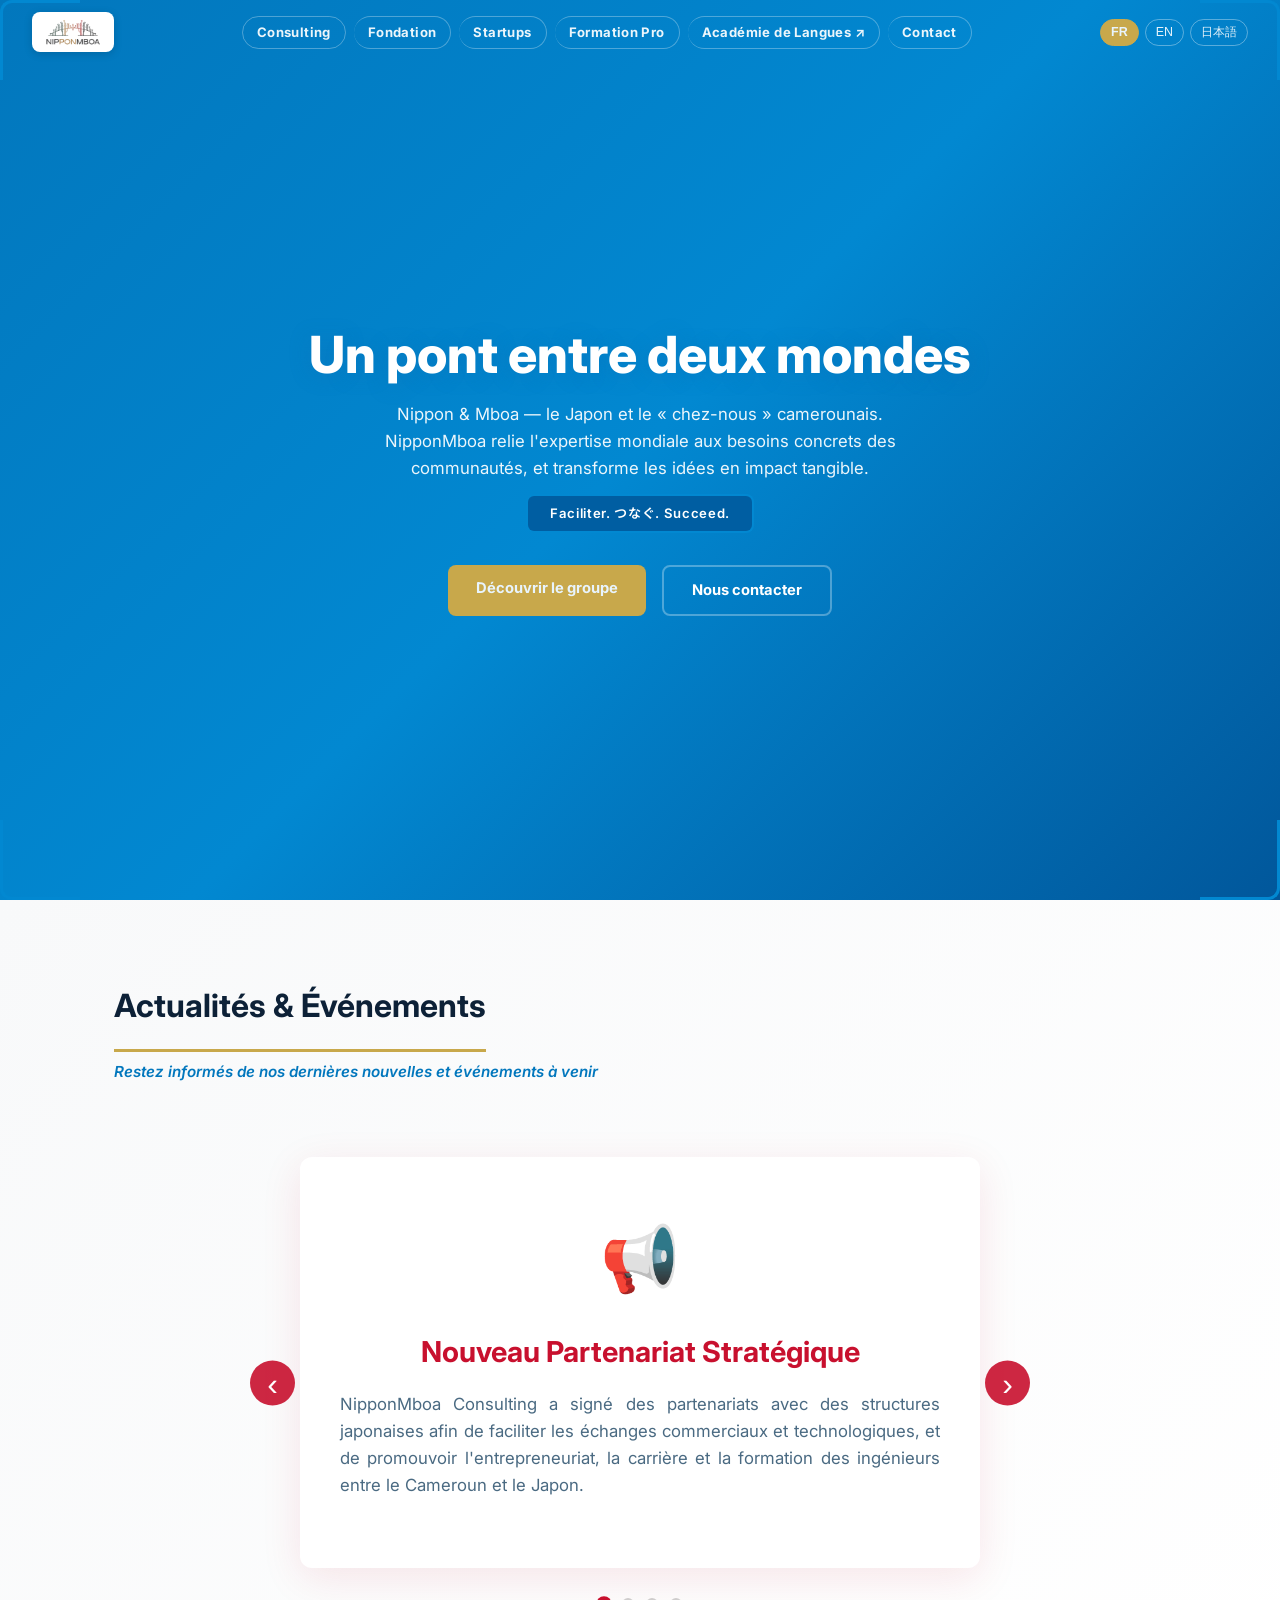
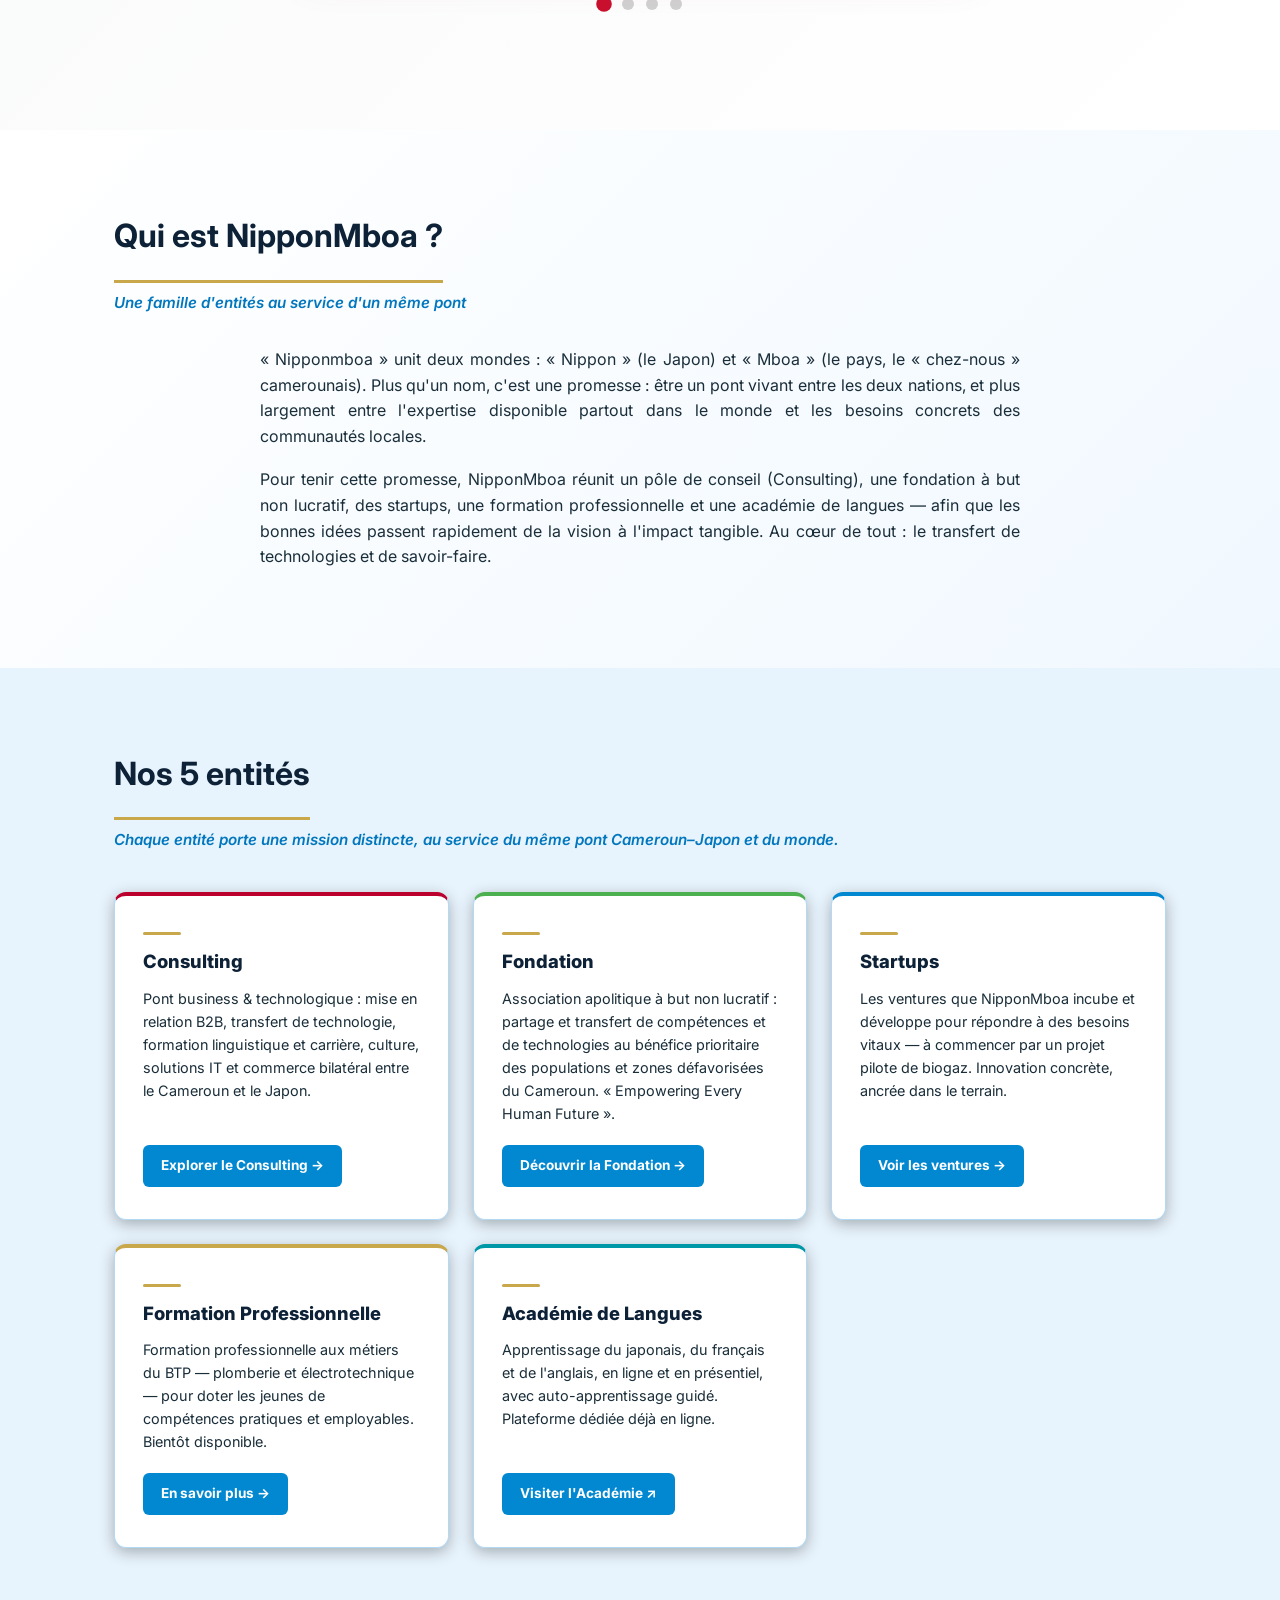
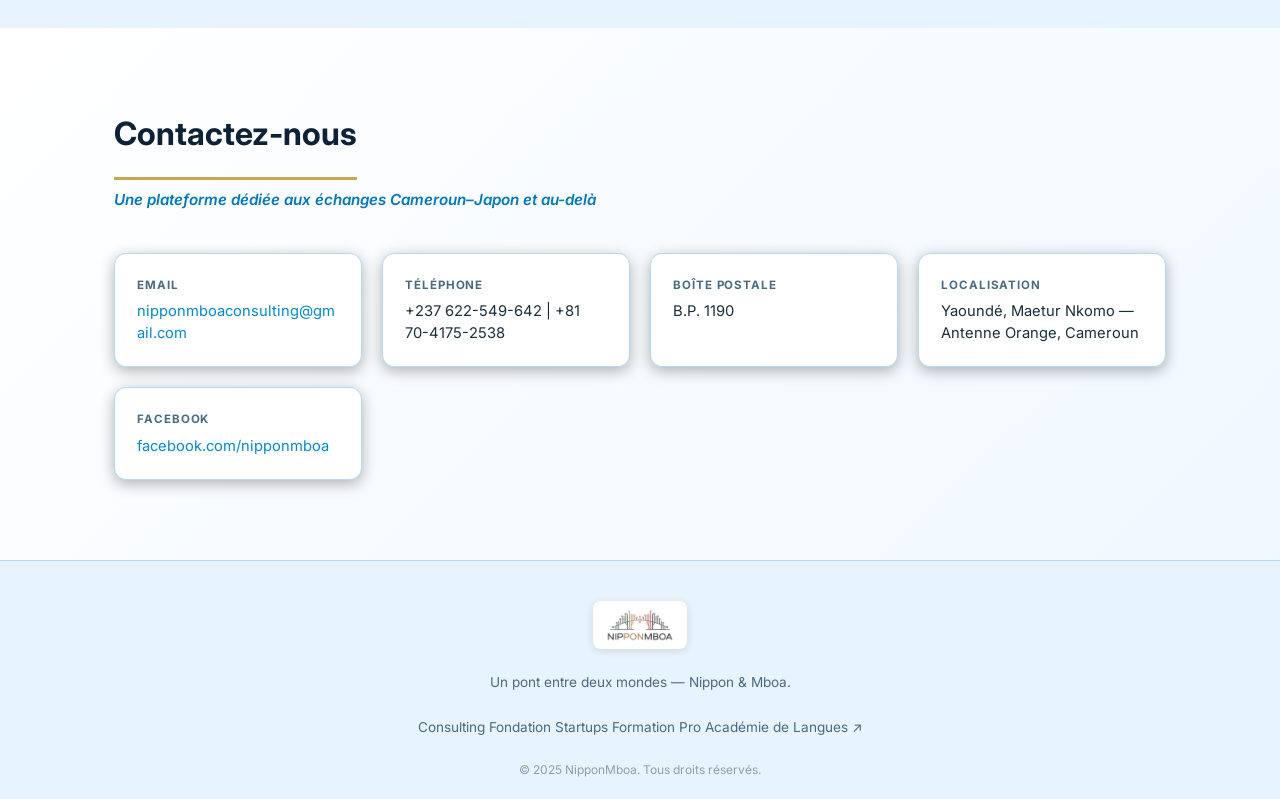
<file: index.html>
<!DOCTYPE html>
<html lang="fr">
<head>
  <meta charset="UTF-8" />
  <meta name="viewport" content="width=device-width, initial-scale=1.0" />
  <title>NipponMboa — Un pont entre deux mondes</title>
  <meta name="description" content="NipponMboa relie le Japon et le Cameroun : Consulting, Fondation, Startups, Formation professionnelle et Académie de langues." />
  <link rel="stylesheet" href="style.css" />
  <link href="https://fonts.googleapis.com/css2?family=Noto+Sans+JP:wght@300;400;700&family=Inter:wght@300;400;600;700;800&display=swap" rel="stylesheet" />

  <!-- Meta Pixel Code -->
  <script>
  !function(f,b,e,v,n,t,s)
  {if(f.fbq)return;n=f.fbq=function(){n.callMethod?
  n.callMethod.apply(n,arguments):n.queue.push(arguments)};
  if(!f._fbq)f._fbq=n;n.push=n;n.loaded=!0;n.version='2.0';
  n.queue=[];t=b.createElement(e);t.async=!0;
  t.src=v;s=b.getElementsByTagName(e)[0];
  s.parentNode.insertBefore(t,s)}(window, document,'script',
  'https://connect.facebook.net/en_US/fbevents.js');
  fbq('init', '3660402574116403');
  fbq('track', 'PageView');
  </script>
  <noscript><img height="1" width="1" style="display:none"
  src="https://www.facebook.com/tr?id=3660402574116403&ev=PageView&noscript=1"
  /></noscript>
  <!-- End Meta Pixel Code -->
</head>
<body>

  <!-- NAVBAR -->
  <nav class="navbar">
    <div class="nav-brand">
      <a href="#" onclick="groupNavigateToPage(''); return false;"><img src="NipponMboa-Logo.png" alt="NipponMboa" class="brand-logo" /></a>
    </div>
    <div class="nav-links">
      <a href="#" onclick="groupNavigateToPage('consulting'); return false;" data-i18n="nav_consulting"></a>
      <a href="#" onclick="groupNavigateToPage('foundation'); return false;" data-i18n="nav_foundation"></a>
      <a href="#" onclick="groupNavigateToPage('startup'); return false;" data-i18n="nav_startup"></a>
      <a href="#" onclick="groupNavigateToPage('training'); return false;" data-i18n="nav_training"></a>
      <a href="https://languageacademy.nipponmboa.com" target="_blank" rel="noopener noreferrer" data-i18n="nav_academy"></a>
      <a href="#contact" data-i18n="cta_contact"></a>
    </div>
    <div class="lang-switcher">
      <button class="lang-btn active" data-lang="fr">FR</button>
      <button class="lang-btn" data-lang="en">EN</button>
      <button class="lang-btn" data-lang="ja">日本語</button>
    </div>
    <button class="nav-toggle" aria-label="Menu">&#9776;</button>
  </nav>

  <!-- HERO -->
  <section class="hero">
    <div class="hero-corner-bl"></div>
    <div class="hero-corner-br"></div>
    <div class="hero-inner">
      <h1 data-i18n="hub_hero_title"></h1>
      <p class="hero-sub" data-i18n="hub_hero_sub"></p>
      <div class="hero-badge-wrap">
        <div class="hero-badge">
          <div class="hero-badge-inner" data-i18n="hub_hero_badge"></div>
        </div>
      </div>
      <div class="hero-cta">
        <a href="#entities" class="btn btn-primary" data-i18n="hub_hero_cta1"></a>
        <a href="#" onclick="groupOpenContactForm(); return false;" class="btn btn-outline" data-i18n="hub_hero_cta2"></a>
      </div>
    </div>
  </section>

  <!-- NEWS & EVENTS CAROUSEL -->
  <section class="section news-events-section">
    <div class="container">
      <span class="section-title-underline">
        <h2 class="section-title" data-i18n="news_title"></h2>
      </span>
      <p class="section-subtitle" data-i18n="news_subtitle"></p>

      <div class="carousel-container">
        <div class="carousel-wrapper">
          <div class="carousel-slide active" data-slide="1">
            <div class="slide-content">
              <div class="slide-icon">📢</div>
              <h3 data-i18n="news_1_title"></h3>
              <p data-i18n="news_1_desc"></p>
            </div>
          </div>

          <div class="carousel-slide" data-slide="2">
            <div class="slide-content">
              <div class="slide-icon">🎓</div>
              <h3 data-i18n="news_2_title"></h3>
              <p data-i18n="news_2_desc"></p>
              <div class="slide-flyer">
                <img src="Online_japanese_training_up.png" alt="Online Japanese Training" class="flyer-image">
              </div>
            </div>
          </div>

          <div class="carousel-slide" data-slide="3">
            <div class="slide-content">
              <div class="slide-icon">💼</div>
              <h3 data-i18n="news_3_title"></h3>
              <p data-i18n="news_3_desc"></p>
              <div class="slide-flyer">
                <img src="NipponMboa Bilingual Business Flyer.png" alt="NipponMboa Business Seminar Flyer" class="flyer-image">
              </div>
            </div>
          </div>

          <div class="carousel-slide" data-slide="4">
            <div class="slide-content">
              <div class="slide-icon">📚</div>
              <h3 data-i18n="news_4_title"></h3>
              <p data-i18n="news_4_desc"></p>
              <div class="slide-flyer">
                <a href="https://languageacademy.nipponmboa.com" target="_blank" rel="noopener noreferrer">
                  <img src="Trilingual Japanese Learning Flyer Warm, Modern, Inviting.png" alt="NipponMboa Language Academy" class="flyer-image">
                </a>
              </div>
            </div>
          </div>
        </div>

        <button class="carousel-btn prev-btn" aria-label="Previous">‹</button>
        <button class="carousel-btn next-btn" aria-label="Next">›</button>

        <div class="carousel-dots">
          <span class="dot active" data-slide="1"></span>
          <span class="dot" data-slide="2"></span>
          <span class="dot" data-slide="3"></span>
          <span class="dot" data-slide="4"></span>
        </div>
      </div>
    </div>
  </section>

  <!-- BRAND STORY -->
  <section class="section section-alt" id="story">  <div class="container">
      <span class="section-title-underline">
        <h2 class="section-title" data-i18n="hub_story_title"></h2>
      </span>
      <p class="section-subtitle" data-i18n="hub_story_subtitle"></p>
      <div class="story-text">
        <p data-i18n="hub_story_p1"></p>
        <p data-i18n="hub_story_p2"></p>
      </div>
    </div>
  </section>

  <!-- ENTITIES -->
  <section class="section" id="entities">
    <div class="container">
      <span class="section-title-underline">
        <h2 class="section-title" data-i18n="hub_entities_title"></h2>
      </span>
      <p class="section-subtitle" data-i18n="hub_entities_subtitle"></p>
      <div class="entities-grid">
        <div class="entity-card">
          <h3 data-i18n="ent_consulting_title"></h3>
          <p data-i18n="ent_consulting_desc"></p>
          <a href="#" onclick="groupNavigateToPage('consulting'); return false;" class="entity-link" data-i18n="ent_consulting_link"></a>
        </div>
        <div class="entity-card">
          <h3 data-i18n="ent_foundation_title"></h3>
          <p data-i18n="ent_foundation_desc"></p>
          <a href="#" onclick="groupNavigateToPage('foundation'); return false;" class="entity-link" data-i18n="ent_foundation_link"></a>
        </div>
        <div class="entity-card">
          <h3 data-i18n="ent_startup_title"></h3>
          <p data-i18n="ent_startup_desc"></p>
          <a href="#" onclick="groupNavigateToPage('startup'); return false;" class="entity-link" data-i18n="ent_startup_link"></a>
        </div>
        <div class="entity-card">
          <h3 data-i18n="ent_training_title"></h3>
          <p data-i18n="ent_training_desc"></p>
          <a href="#" onclick="groupNavigateToPage('training'); return false;" class="entity-link" data-i18n="ent_training_link"></a>
        </div>
        <div class="entity-card">
          <h3 data-i18n="ent_academy_title"></h3>
          <p data-i18n="ent_academy_desc"></p>
          <a href="https://languageacademy.nipponmboa.com" target="_blank" rel="noopener noreferrer" class="entity-link" data-i18n="ent_academy_link"></a>
        </div>
      </div>
    </div>
  </section>

  <!-- CONTACT -->
  <section class="section section-alt" id="contact">
    <div class="container">
      <span class="section-title-underline">
        <h2 class="section-title" data-i18n="contact_title"></h2>
      </span>
      <p class="section-subtitle" data-i18n="contact_subtitle"></p>
      <div class="contact-block">
        <div class="contact-tile">
          <div class="c-label" data-i18n="contact_email_label"></div>
          <div class="c-value"><a href="mailto:nipponmboaconsulting@gmail.com">nipponmboaconsulting@gmail.com</a></div>
        </div>
        <div class="contact-tile">
          <div class="c-label" data-i18n="contact_phone_label"></div>
          <div class="c-value" data-i18n="contact_phone_value"></div>
        </div>
        <div class="contact-tile">
          <div class="c-label" data-i18n="contact_pobox_label"></div>
          <div class="c-value" data-i18n="contact_pobox_value"></div>
        </div>
        <div class="contact-tile">
          <div class="c-label" data-i18n="contact_location_label"></div>
          <div class="c-value" data-i18n="contact_location_value"></div>
        </div>
        <div class="contact-tile">
          <div class="c-label" data-i18n="contact_facebook_label"></div>
          <div class="c-value"><a href="https://www.facebook.com/nipponmboa/" target="_blank" rel="noopener noreferrer">facebook.com/nipponmboa</a></div>
        </div>
      </div>
    </div>
  </section>

  <!-- FOOTER -->
  <footer class="footer">
    <div class="container footer-inner">
      <div class="footer-brand">
        <a href="#" onclick="groupNavigateToPage(''); return false;"><img src="NipponMboa-Logo.png" alt="NipponMboa" class="footer-logo-img" /></a>
        <p data-i18n="footer_tagline"></p>
      </div>
      <div class="footer-links">
        <a href="#" onclick="groupNavigateToPage('consulting'); return false;" data-i18n="nav_consulting"></a>
        <a href="#" onclick="groupNavigateToPage('foundation'); return false;" data-i18n="nav_foundation"></a>
        <a href="#" onclick="groupNavigateToPage('startup'); return false;" data-i18n="nav_startup"></a>
        <a href="#" onclick="groupNavigateToPage('training'); return false;" data-i18n="nav_training"></a>
        <a href="https://languageacademy.nipponmboa.com" target="_blank" rel="noopener noreferrer" data-i18n="nav_academy"></a>
      </div>
      <p class="footer-copy" data-i18n="footer_copy"></p>
    </div>
  </footer>

  <script src="group.js"></script>
</body>
</html>
</file>
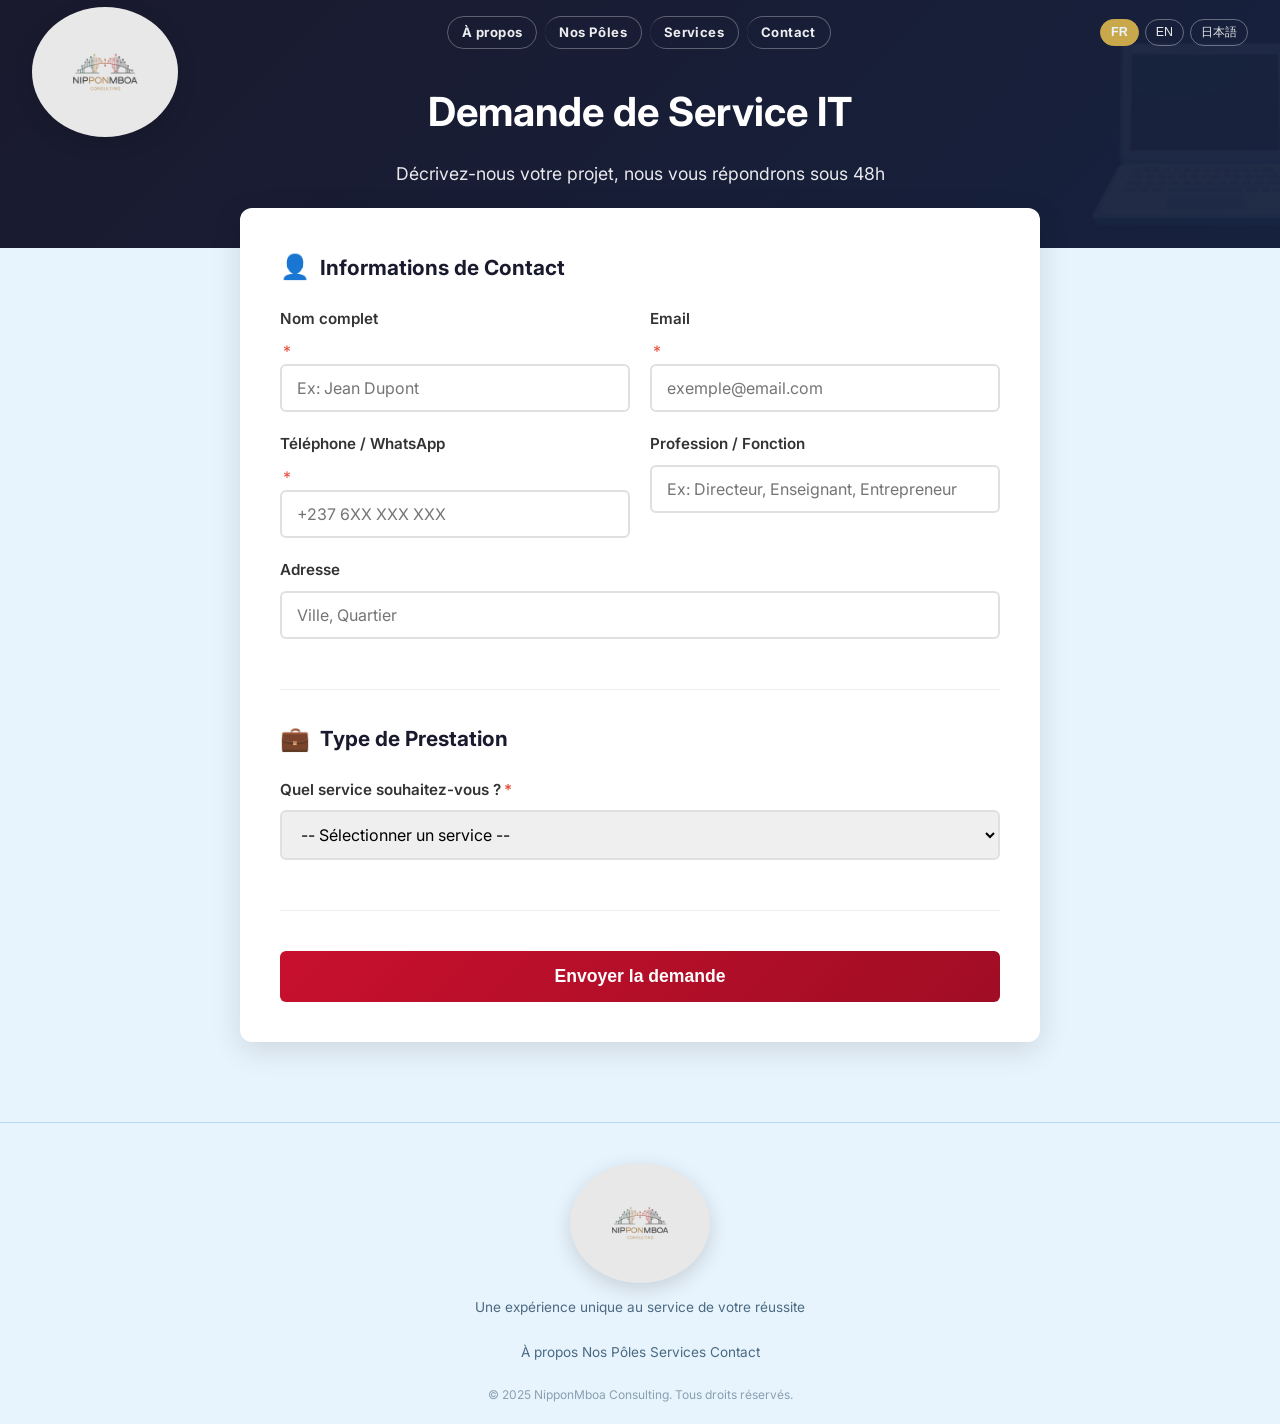
<file: bridge-it-form-v2.html>
<!DOCTYPE html>
<html lang="fr">
<head>
  <meta charset="UTF-8" />
  <meta name="viewport" content="width=device-width, initial-scale=1.0" />
  <title>Demande Bridge IT Solutions - NipponMboa Consulting</title>
  <link rel="stylesheet" href="style.css" />
  <link href="https://fonts.googleapis.com/css2?family=Noto+Sans+JP:wght@300;400;700&family=Inter:wght@300;400;600;700;800&display=swap" rel="stylesheet" />
  <style>
    .form-hero {
      background: linear-gradient(135deg, #1a1a2e 0%, #16213e 100%);
      color: #fff;
      padding: 80px 20px 60px;
      text-align: center;
      position: relative;
      overflow: hidden;
    }
    .form-hero::before {
      content: '💻';
      position: absolute;
      font-size: 200px;
      opacity: 0.05;
      right: -50px;
      top: -50px;
    }
    .form-hero h1 {
      font-size: 2.5rem;
      margin-bottom: 1rem;
      position: relative;
      z-index: 1;
    }
    .form-hero p {
      font-size: 1.1rem;
      opacity: 0.9;
      max-width: 600px;
      margin: 0 auto;
      position: relative;
      z-index: 1;
    }
    .form-container {
      max-width: 800px;
      margin: -40px auto 80px;
      background: #fff;
      border-radius: 12px;
      box-shadow: 0 8px 30px rgba(0,0,0,0.12);
      padding: 40px;
      position: relative;
      z-index: 2;
    }
    .form-section {
      margin-bottom: 30px;
      padding-bottom: 30px;
      border-bottom: 1px solid #eee;
    }
    .form-section:last-child {
      border-bottom: none;
    }
    .form-section.hidden {
      display: none;
    }
    .form-section-title {
      font-size: 1.3rem;
      font-weight: 700;
      color: #1a1a2e;
      margin-bottom: 20px;
      display: flex;
      align-items: center;
      gap: 10px;
    }
    .form-section-icon {
      font-size: 1.5rem;
    }
    .form-group {
      margin-bottom: 20px;
    }
    .form-group.hidden {
      display: none;
    }
    .form-group label {
      display: block;
      font-weight: 600;
      color: #333;
      margin-bottom: 8px;
      font-size: 0.95rem;
    }
    .form-group .required {
      color: #e74c3c;
      margin-left: 3px;
    }
    .form-group input,
    .form-group select,
    .form-group textarea {
      width: 100%;
      padding: 12px 15px;
      border: 2px solid #e0e0e0;
      border-radius: 6px;
      font-size: 1rem;
      font-family: inherit;
      transition: all 0.3s ease;
    }
    .form-group input:focus,
    .form-group select:focus,
    .form-group textarea:focus {
      outline: none;
      border-color: #c8102e;
      box-shadow: 0 0 0 3px rgba(200, 16, 46, 0.1);
    }
    .form-group textarea {
      resize: vertical;
      min-height: 120px;
    }
    .form-group-inline {
      display: grid;
      grid-template-columns: 1fr 1fr;
      gap: 20px;
    }
    .checkbox-group, .radio-group {
      display: flex;
      flex-direction: column;
      gap: 12px;
    }
    .checkbox-item, .radio-item {
      display: flex;
      align-items: flex-start;
      gap: 10px;
      padding: 10px;
      border: 2px solid #f0f0f0;
      border-radius: 6px;
      transition: all 0.2s ease;
      cursor: pointer;
    }
    .checkbox-item:hover, .radio-item:hover {
      border-color: #c8102e;
      background: #fff5f7;
    }
    .checkbox-item input[type="checkbox"],
    .radio-item input[type="radio"] {
      width: auto;
      margin-top: 3px;
      cursor: pointer;
      flex-shrink: 0;
    }
    .checkbox-item label,
    .radio-item label {
      margin: 0;
      font-weight: 400;
      cursor: pointer;
      flex: 1;
    }
    .form-hint {
      font-size: 0.85rem;
      color: #666;
      margin-top: 5px;
    }
    .submit-btn {
      background: linear-gradient(135deg, #c8102e 0%, #a00d24 100%);
      color: #fff;
      padding: 15px 40px;
      border: none;
      border-radius: 6px;
      font-size: 1.1rem;
      font-weight: 600;
      cursor: pointer;
      transition: all 0.3s ease;
      width: 100%;
      margin-top: 10px;
    }
    .submit-btn:hover {
      transform: translateY(-2px);
      box-shadow: 0 6px 20px rgba(200, 16, 46, 0.3);
    }
    .submit-btn:disabled {
      opacity: 0.6;
      cursor: not-allowed;
      transform: none;
    }
    .success-message,
    .error-message {
      padding: 15px;
      border-radius: 6px;
      margin-bottom: 20px;
      display: none;
    }
    .success-message {
      background: #d4edda;
      color: #155724;
      border: 1px solid #c3e6cb;
    }
    .error-message {
      background: #f8d7da;
      color: #721c24;
      border: 1px solid #f5c6cb;
    }
    .success-message.show,
    .error-message.show {
      display: block;
    }
    @media (max-width: 768px) {
      .form-hero h1 {
        font-size: 1.8rem;
      }
      .form-container {
        margin: -40px 20px 60px;
        padding: 30px 20px;
      }
      .form-group-inline {
        grid-template-columns: 1fr;
      }
    }
  </style>
</head>
<body>

  <!-- NAVBAR -->
  <nav class="navbar">
    <div class="nav-brand">
      <a href="index.html">
        <img src="NipponMboa-Consulting-Logo.jpeg" alt="NipponMboa Consulting" class="nav-logo" />
      </a>
    </div>
    <div class="nav-links">
      <a href="index.html#about">À propos</a>
      <a href="index.html#poles">Nos Pôles</a>
      <a href="index.html#services">Services</a>
      <a href="index.html#contact">Contact</a>
    </div>
    <div class="lang-switcher">
      <button class="lang-btn active" data-lang="fr">FR</button>
      <button class="lang-btn" data-lang="en">EN</button>
      <button class="lang-btn" data-lang="ja">日本語</button>
    </div>
    <button class="nav-toggle" aria-label="Menu">&#9776;</button>
  </nav>

  <!-- FORM HERO -->
  <section class="form-hero">
    <h1>Demande de Service IT</h1>
    <p>Décrivez-nous votre projet, nous vous répondrons sous 48h</p>
  </section>

  <!-- FORM CONTAINER -->
  <div class="form-container">
    <div class="success-message" id="successMessage">
      <strong>✓ Demande envoyée avec succès !</strong>
      <p>Nous vous contacterons dans les 48 heures.</p>
    </div>
    <div class="error-message" id="errorMessage">
      <strong>✗ Erreur</strong>
      <p>Une erreur s'est produite. Veuillez réessayer.</p>
    </div>

    <form id="bridgeItForm">
      <!-- SECTION 1: CONTACT INFORMATION -->
      <div class="form-section">
        <h2 class="form-section-title">
          <span class="form-section-icon">👤</span>
          <span data-i18n="contactSection">Informations de Contact</span>
        </h2>
        <div class="form-group-inline">
          <div class="form-group">
            <label data-i18n="fullName">Nom complet</label><span class="required">*</span>
            <input type="text" name="fullName" required data-i18n-placeholder="fullNamePlaceholder" />
          </div>
          <div class="form-group">
            <label data-i18n="email">Email</label><span class="required">*</span>
            <input type="email" name="email" required data-i18n-placeholder="emailPlaceholder" />
          </div>
        </div>
        <div class="form-group-inline">
          <div class="form-group">
            <label data-i18n="phone">Téléphone / WhatsApp</label><span class="required">*</span>
            <input type="tel" name="phone" required data-i18n-placeholder="phonePlaceholder" />
          </div>
          <div class="form-group">
            <label data-i18n="occupation">Profession / Fonction</label>
            <input type="text" name="occupation" data-i18n-placeholder="occupationPlaceholder" />
          </div>
        </div>
        <div class="form-group">
          <label data-i18n="address">Adresse</label>
          <input type="text" name="address" data-i18n-placeholder="addressPlaceholder" />
        </div>
      </div>

      <!-- SECTION 2: SERVICE TYPE -->
      <div class="form-section">
        <h2 class="form-section-title">
          <span class="form-section-icon">💼</span>
          <span>Type de Prestation</span>
        </h2>
        <div class="form-group">
          <label>Quel service souhaitez-vous ?<span class="required">*</span></label>
          <select name="serviceType" id="serviceType" required>
            <option value="">-- Sélectionner un service --</option>
            <option value="website">Création de Site Web</option>
            <option value="management">Plateforme de Gestion</option>
            <option value="ecommerce">Site E-commerce</option>
            <option value="cloud">Formation Cloud Computing</option>
            <option value="ai">Formation Intelligence Artificielle</option>
            <option value="training">Formation Inter/Intra Entreprise</option>
            <option value="other">Autre (préciser)</option>
          </select>
        </div>
        
        <!-- Show if "Other" is selected -->
        <div class="form-group hidden" id="serviceTypeOtherGroup">
          <label>Précisez votre besoin<span class="required">*</span></label>
          <input type="text" name="serviceTypeOther" placeholder="Décrivez le service que vous souhaitez" />
        </div>
      </div>

      <!-- SECTION 3: WEBSITE CREATION OPTIONS (shown if serviceType = "website") -->
      <div class="form-section hidden" id="websiteSection">
        <h2 class="form-section-title">
          <span class="form-section-icon">🌐</span>
          <span>Détails du Site Web</span>
        </h2>
        
        <!-- Structure Type -->
        <div class="form-group">
          <label>Pour quel type de structure ?<span class="required">*</span></label>
          <select name="structureType" id="structureType">
            <option value="">-- Sélectionner --</option>
            <option value="school">Établissement scolaire / Formation</option>
            <option value="association">Association / ONG</option>
            <option value="business">Entreprise / PME</option>
            <option value="commerce">Commerce / Service</option>
            <option value="religious">Église / Organisation religieuse</option>
            <option value="professional">Professionnel indépendant</option>
            <option value="hotel">Hôtel / Tourisme</option>
            <option value="health">Santé / Clinique</option>
            <option value="events">Événementiel</option>
            <option value="public">Institution publique</option>
            <option value="other">Autre</option>
          </select>
        </div>

        <!-- ASSOCIATION-SPECIFIC FIELDS -->
        <div id="associationFields" class="hidden">
          <!-- Type d'association -->
          <div class="form-group">
            <label>Type d'association<span class="required">*</span></label>
            <select name="associationType">
              <option value="">-- Sélectionner --</option>
              <option value="cultural">Association culturelle</option>
              <option value="sports">Association sportive</option>
              <option value="ngo">ONG / Humanitaire</option>
              <option value="youth">Association de jeunesse</option>
              <option value="parents">Association de parents d'élèves</option>
              <option value="professional">Association professionnelle / Réseau</option>
              <option value="cooperative">Coopérative</option>
              <option value="other">Autre (préciser)</option>
            </select>
          </div>

          <!-- Objectif principal -->
          <div class="form-group">
            <label>Objectif principal du site<span class="required">*</span></label>
            <div class="radio-group">
              <div class="radio-item">
                <input type="radio" name="siteObjective" value="showcase" id="obj_showcase" />
                <label for="obj_showcase">Présenter l'association et ses activités (vitrine)</label>
              </div>
              <div class="radio-item">
                <input type="radio" name="siteObjective" value="recruit" id="obj_recruit" />
                <label for="obj_recruit">Recruter de nouveaux membres</label>
              </div>
              <div class="radio-item">
                <input type="radio" name="siteObjective" value="donations" id="obj_donations" />
                <label for="obj_donations">Collecter des dons / cotisations en ligne</label>
              </div>
              <div class="radio-item">
                <input type="radio" name="siteObjective" value="news" id="obj_news" />
                <label for="obj_news">Publier des actualités et événements</label>
              </div>
              <div class="radio-item">
                <input type="radio" name="siteObjective" value="multiple" id="obj_multiple" />
                <label for="obj_multiple">Plusieurs de ces objectifs (site complet)</label>
              </div>
              <div class="radio-item">
                <input type="radio" name="siteObjective" value="other" id="obj_other" />
                <label for="obj_other">Autre</label>
              </div>
            </div>
          </div>

          <!-- Show if "Other" is selected for site objective -->
          <div class="form-group hidden" id="siteObjectiveOtherGroup">
            <label>Précisez l'objectif<span class="required">*</span></label>
            <input type="text" name="siteObjectiveOther" placeholder="Décrivez votre objectif principal" />
          </div>

          <!-- Fonctionnalités souhaitées -->
          <div class="form-group">
            <label>Fonctionnalités souhaitées</label>
            <p class="form-hint">Sélectionnez toutes les fonctionnalités que vous souhaitez</p>
            <div class="checkbox-group">
              <div class="checkbox-item">
                <input type="checkbox" name="features" value="presentation" id="feat_presentation" />
                <label for="feat_presentation">Page de présentation (mission, équipe, historique)</label>
              </div>
              <div class="checkbox-item">
                <input type="checkbox" name="features" value="calendar" id="feat_calendar" />
                <label for="feat_calendar">Calendrier d'événements / activités</label>
              </div>
              <div class="checkbox-item">
                <input type="checkbox" name="features" value="membership" id="feat_membership" />
                <label for="feat_membership">Formulaire d'adhésion en ligne</label>
              </div>
              <div class="checkbox-item">
                <input type="checkbox" name="features" value="payment" id="feat_payment" />
                <label for="feat_payment">Paiement de cotisations / dons (Mobile Money, carte)</label>
              </div>
              <div class="checkbox-item">
                <input type="checkbox" name="features" value="gallery" id="feat_gallery" />
                <label for="feat_gallery">Galerie photos / vidéos</label>
              </div>
              <div class="checkbox-item">
                <input type="checkbox" name="features" value="blog" id="feat_blog" />
                <label for="feat_blog">Blog / actualités</label>
              </div>
              <div class="checkbox-item">
                <input type="checkbox" name="features" value="members_area" id="feat_members" />
                <label for="feat_members">Espace membres (accès réservé)</label>
              </div>
              <div class="checkbox-item">
                <input type="checkbox" name="features" value="newsletter" id="feat_newsletter" />
                <label for="feat_newsletter">Newsletter / inscription à une liste de diffusion</label>
              </div>
              <div class="checkbox-item">
                <input type="checkbox" name="features" value="map" id="feat_map" />
                <label for="feat_map">Carte / localisation des antennes</label>
              </div>
              <div class="checkbox-item">
                <input type="checkbox" name="features" value="documents" id="feat_documents" />
                <label for="feat_documents">Téléchargement de documents (statuts, rapports, PV)</label>
              </div>
              <div class="checkbox-item">
                <input type="checkbox" name="features" value="social" id="feat_social" />
                <label for="feat_social">Liens vers les réseaux sociaux</label>
              </div>
            </div>
          </div>

          <!-- Langues du site -->
          <div class="form-group">
            <label>Langues du site<span class="required">*</span></label>
            <div class="checkbox-group">
              <div class="checkbox-item">
                <input type="checkbox" name="languages" value="french" id="lang_french" />
                <label for="lang_french">Français</label>
              </div>
              <div class="checkbox-item">
                <input type="checkbox" name="languages" value="english" id="lang_english" />
                <label for="lang_english">Anglais</label>
              </div>
              <div class="checkbox-item">
                <input type="checkbox" name="languages" value="japanese" id="lang_japanese" />
                <label for="lang_japanese">Japonais</label>
              </div>
              <div class="checkbox-item">
                <input type="checkbox" name="languages" value="other" id="lang_other" />
                <label for="lang_other">Autre (préciser)</label>
              </div>
            </div>
          </div>

          <!-- Show if "Other" is checked for languages -->
          <div class="form-group hidden" id="languagesOtherGroup">
            <label>Précisez la(les) langue(s)<span class="required">*</span></label>
            <input type="text" name="languagesOther" placeholder="Ex: Arabe, Chinois, Espagnol..." />
          </div>

          <!-- Délai souhaité -->
          <div class="form-group">
            <label>Délai souhaité<span class="required">*</span></label>
            <select name="deadline">
              <option value="">-- Sélectionner --</option>
              <option value="urgent">Urgent (moins de 2 semaines)</option>
              <option value="normal">Normal (1 à 2 mois)</option>
              <option value="flexible">Flexible / pas de contrainte</option>
            </select>
          </div>

          <!-- Commentaire libre -->
          <div class="form-group">
            <label>Décrivez brièvement votre association et vos attentes pour ce site</label>
            <textarea name="associationDescription" rows="5" placeholder="Exemple : Notre association existe depuis 2010 et vise à promouvoir la culture locale. Nous avons besoin d'un site pour présenter nos activités et recruter de nouveaux membres..."></textarea>
          </div>

          <!-- Gestion du contenu -->
          <div class="form-group">
            <label>Une fois le site en ligne, qui mettra à jour le contenu ?<span class="required">*</span></label>
            <div class="radio-group">
              <div class="radio-item">
                <input type="radio" name="contentManagement" value="self" id="cm_self" />
                <label for="cm_self">Moi-même ou un membre de mon équipe (Je veux un espace d'administration simple pour faire mes modifications sans toucher au code)</label>
              </div>
              <div class="radio-item">
                <input type="radio" name="contentManagement" value="nipponmboa" id="cm_nipponmboa" />
                <label for="cm_nipponmboa">Je confie la maintenance à NipponMboa (Je vous envoie les modifications par email/WhatsApp et vous les appliquez pour moi)</label>
              </div>
              <div class="radio-item">
                <input type="radio" name="contentManagement" value="static" id="cm_static" />
                <label for="cm_static">Le site n'aura pas besoin de mises à jour fréquentes (Le contenu restera essentiellement le même après la mise en ligne)</label>
              </div>
              <div class="radio-item">
                <input type="radio" name="contentManagement" value="advice" id="cm_advice" />
                <label for="cm_advice">Je ne sais pas encore, conseillez-moi</label>
              </div>
            </div>
          </div>
        </div>
      </div>

      <!-- SECTION 4: MANAGEMENT PLATFORM (shown if serviceType = "management") -->
      <div class="form-section hidden" id="managementSection">
        <h2 class="form-section-title">
          <span class="form-section-icon">⚙️</span>
          <span>Détails Plateforme de Gestion</span>
        </h2>
        
        <div class="form-group">
          <label>Quel type de gestion souhaitez-vous ?<span class="required">*</span></label>
          <div class="checkbox-group">
            <div class="checkbox-item">
              <input type="checkbox" name="managementType" value="clients" id="mgmt_clients" />
              <label for="mgmt_clients">Gestion des clients (CRM)</label>
            </div>
            <div class="checkbox-item">
              <input type="checkbox" name="managementType" value="inventory" id="mgmt_inventory" />
              <label for="mgmt_inventory">Gestion des stocks</label>
            </div>
            <div class="checkbox-item">
              <input type="checkbox" name="managementType" value="hr" id="mgmt_hr" />
              <label for="mgmt_hr">Gestion des ressources humaines</label>
            </div>
            <div class="checkbox-item">
              <input type="checkbox" name="managementType" value="finance" id="mgmt_finance" />
              <label for="mgmt_finance">Gestion financière / Comptabilité</label>
            </div>
            <div class="checkbox-item">
              <input type="checkbox" name="managementType" value="project" id="mgmt_project" />
              <label for="mgmt_project">Gestion de projets</label>
            </div>
            <div class="checkbox-item">
              <input type="checkbox" name="managementType" value="other" id="mgmt_other" />
              <label for="mgmt_other">Autre (préciser ci-dessous)</label>
            </div>
          </div>
        </div>

        <div class="form-group">
          <label>Nombre d'utilisateurs prévus<span class="required">*</span></label>
          <select name="userCount">
            <option value="">-- Sélectionner --</option>
            <option value="1-5">1-5 utilisateurs</option>
            <option value="6-20">6-20 utilisateurs</option>
            <option value="21-50">21-50 utilisateurs</option>
            <option value="50+">Plus de 50 utilisateurs</option>
          </select>
        </div>

        <div class="form-group">
          <label>Décrivez vos besoins spécifiques<span class="required">*</span></label>
          <textarea name="managementDescription" rows="5" placeholder="Exemple : Nous avons besoin d'un système pour suivre nos clients, gérer les devis et factures..."></textarea>
        </div>
      </div>

      <!-- SECTION 5: E-COMMERCE (shown if serviceType = "ecommerce") -->
      <div class="form-section hidden" id="ecommerceSection">
        <h2 class="form-section-title">
          <span class="form-section-icon">🛒</span>
          <span>Détails E-commerce</span>
        </h2>
        
        <div class="form-group">
          <label>Type de produits à vendre<span class="required">*</span></label>
          <select name="productType">
            <option value="">-- Sélectionner --</option>
            <option value="physical">Produits physiques</option>
            <option value="digital">Produits numériques</option>
            <option value="services">Services</option>
            <option value="mixed">Mixte (physique + numérique/services)</option>
          </select>
        </div>

        <div class="form-group">
          <label>Nombre approximatif de produits<span class="required">*</span></label>
          <select name="productCount">
            <option value="">-- Sélectionner --</option>
            <option value="1-20">1-20 produits</option>
            <option value="21-100">21-100 produits</option>
            <option value="101-500">101-500 produits</option>
            <option value="500+">Plus de 500 produits</option>
          </select>
        </div>

        <div class="form-group">
          <label>Modes de paiement souhaités<span class="required">*</span></label>
          <div class="checkbox-group">
            <div class="checkbox-item">
              <input type="checkbox" name="paymentMethods" value="mobile_money" id="pay_mobile" />
              <label for="pay_mobile">Mobile Money (MTN, Orange, etc.)</label>
            </div>
            <div class="checkbox-item">
              <input type="checkbox" name="paymentMethods" value="card" id="pay_card" />
              <label for="pay_card">Carte bancaire</label>
            </div>
            <div class="checkbox-item">
              <input type="checkbox" name="paymentMethods" value="paypal" id="pay_paypal" />
              <label for="pay_paypal">PayPal</label>
            </div>
            <div class="checkbox-item">
              <input type="checkbox" name="paymentMethods" value="bank_transfer" id="pay_bank" />
              <label for="pay_bank">Virement bancaire</label>
            </div>
            <div class="checkbox-item">
              <input type="checkbox" name="paymentMethods" value="cash" id="pay_cash" />
              <label for="pay_cash">Paiement à la livraison</label>
            </div>
          </div>
        </div>

        <div class="form-group">
          <label>Zone de livraison<span class="required">*</span></label>
          <select name="deliveryZone">
            <option value="">-- Sélectionner --</option>
            <option value="local">Local (ville/région)</option>
            <option value="national">National</option>
            <option value="regional">Régional (CEMAC)</option>
            <option value="international">International</option>
          </select>
        </div>

        <div class="form-group">
          <label>Besoins additionnels</label>
          <textarea name="ecommerceDescription" rows="4" placeholder="Exemple : Besoin d'un système de gestion des stocks intégré, programme de fidélité..."></textarea>
        </div>
      </div>

      <!-- SECTION 6: TRAINING (shown if serviceType = "cloud", "ai", or "training") -->
      <div class="form-section hidden" id="trainingSection">
        <h2 class="form-section-title">
          <span class="form-section-icon">📚</span>
          <span>Détails Formation</span>
        </h2>
        
        <div class="form-group">
          <label>Nombre de participants<span class="required">*</span></label>
          <select name="participantCount">
            <option value="">-- Sélectionner --</option>
            <option value="1-5">1-5 personnes</option>
            <option value="6-10">6-10 personnes</option>
            <option value="11-20">11-20 personnes</option>
            <option value="20+">Plus de 20 personnes</option>
          </select>
        </div>

        <div class="form-group">
          <label>Type de formation<span class="required">*</span></label>
          <div class="radio-group">
            <div class="radio-item">
              <input type="radio" name="trainingType" value="in_person" id="train_person" />
              <label for="train_person">En présentiel</label>
            </div>
            <div class="radio-item">
              <input type="radio" name="trainingType" value="online" id="train_online" />
              <label for="train_online">En ligne</label>
            </div>
            <div class="radio-item">
              <input type="radio" name="trainingType" value="hybrid" id="train_hybrid" />
              <label for="train_hybrid">Hybride (présentiel + en ligne)</label>
            </div>
          </div>
        </div>

        <div class="form-group">
          <label>Niveau des participants<span class="required">*</span></label>
          <select name="participantLevel">
            <option value="">-- Sélectionner --</option>
            <option value="beginner">Débutant</option>
            <option value="intermediate">Intermédiaire</option>
            <option value="advanced">Avancé</option>
            <option value="mixed">Niveaux mixtes</option>
          </select>
        </div>

        <div class="form-group">
          <label>Objectifs de la formation<span class="required">*</span></label>
          <textarea name="trainingObjectives" rows="4" placeholder="Exemple : Nos employés doivent apprendre à utiliser AWS pour héberger nos applications..."></textarea>
        </div>

        <div class="form-group">
          <label>Durée souhaitée</label>
          <select name="trainingDuration">
            <option value="">-- Sélectionner --</option>
            <option value="1-day">1 jour</option>
            <option value="2-3-days">2-3 jours</option>
            <option value="1-week">1 semaine</option>
            <option value="2-weeks">2 semaines</option>
            <option value="1-month">1 mois</option>
            <option value="custom">Durée personnalisée</option>
          </select>
        </div>
      </div>

      <button type="submit" class="submit-btn" id="submitBtn">Envoyer la demande</button>
    </form>
  </div>

  <!-- FOOTER -->
  <footer class="footer">
    <div class="container footer-inner">
      <div class="footer-brand">
        <img src="NipponMboa-Consulting-Logo.jpeg" alt="NipponMboa Consulting" class="footer-logo" />
        <p>Une expérience unique au service de votre réussite</p>
      </div>
      <div class="footer-links">
        <a href="index.html#about">À propos</a>
        <a href="index.html#poles">Nos Pôles</a>
        <a href="index.html#services">Services</a>
        <a href="index.html#contact">Contact</a>
      </div>
      <p class="footer-copy">© 2025 NipponMboa Consulting. Tous droits réservés.</p>
    </div>
  </footer>

  <script src="bridge-it-form-v2.js"></script>
</body>
</html>
</file>
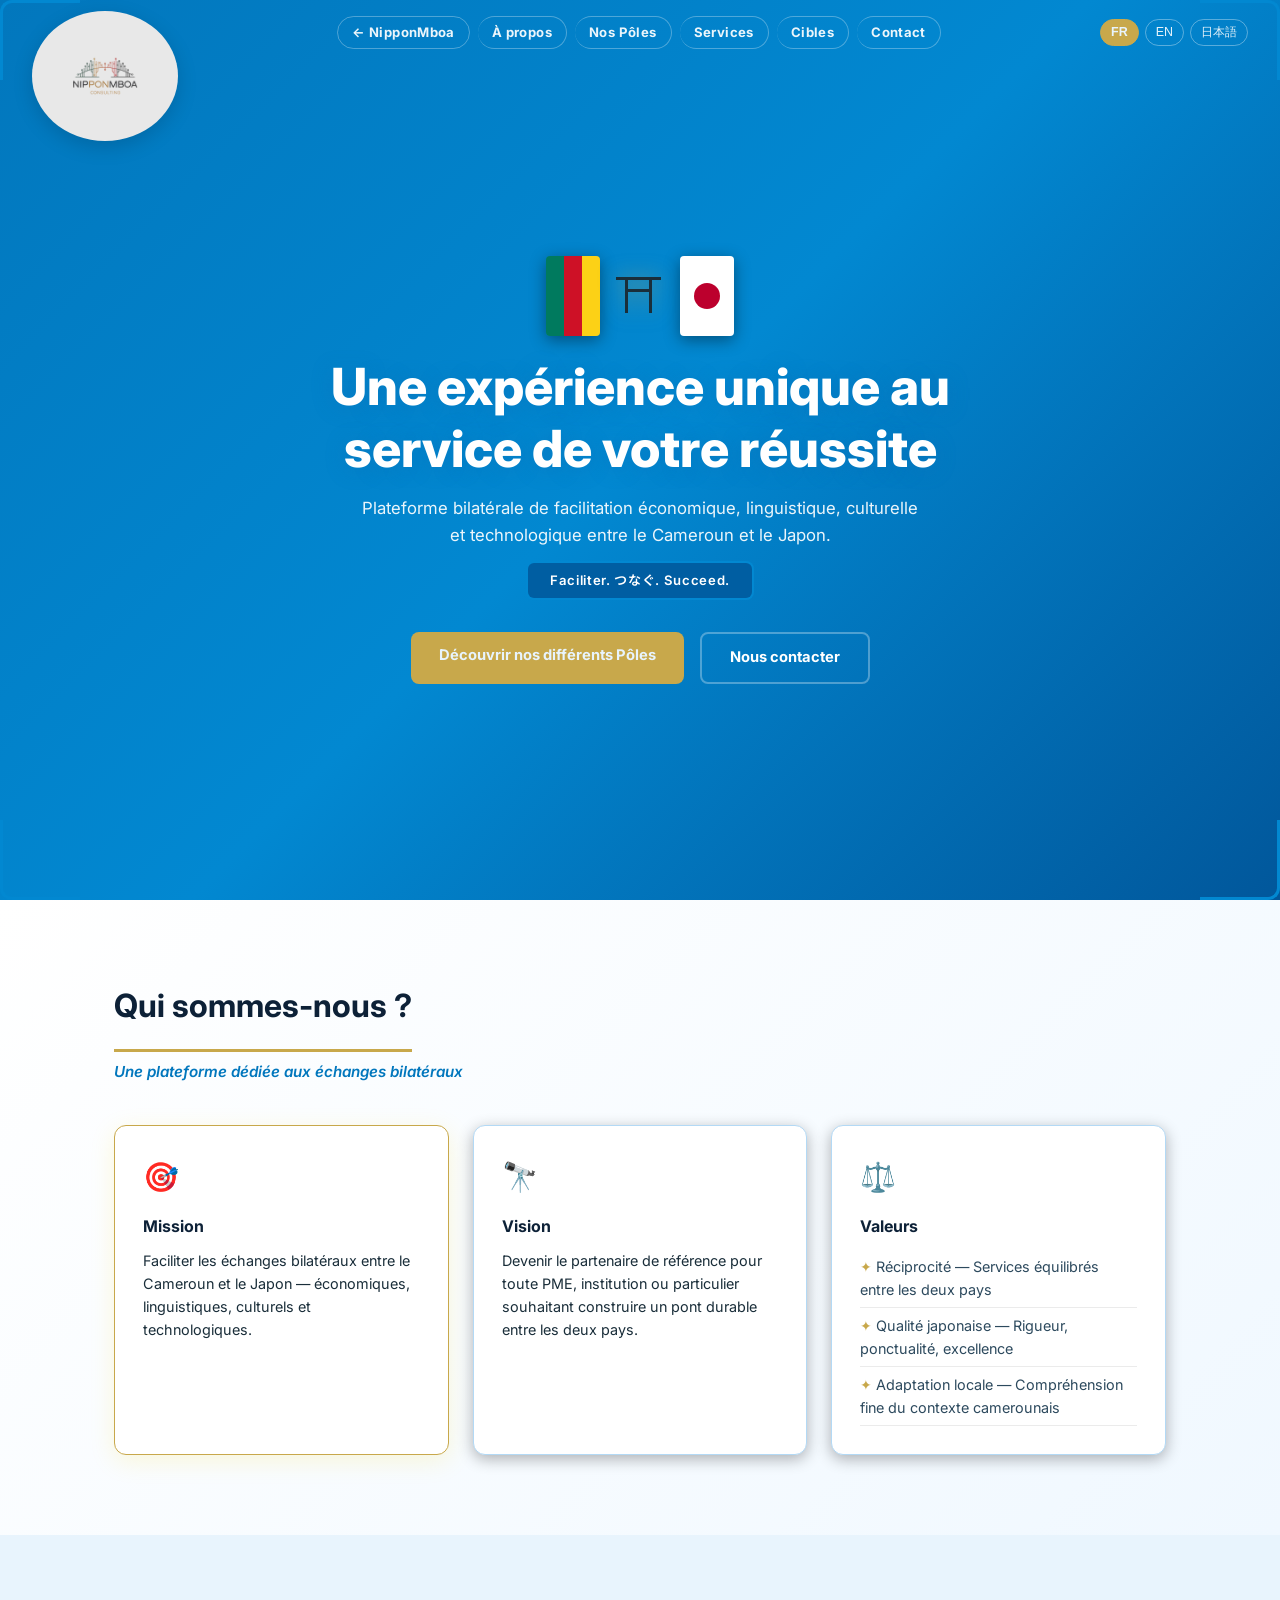
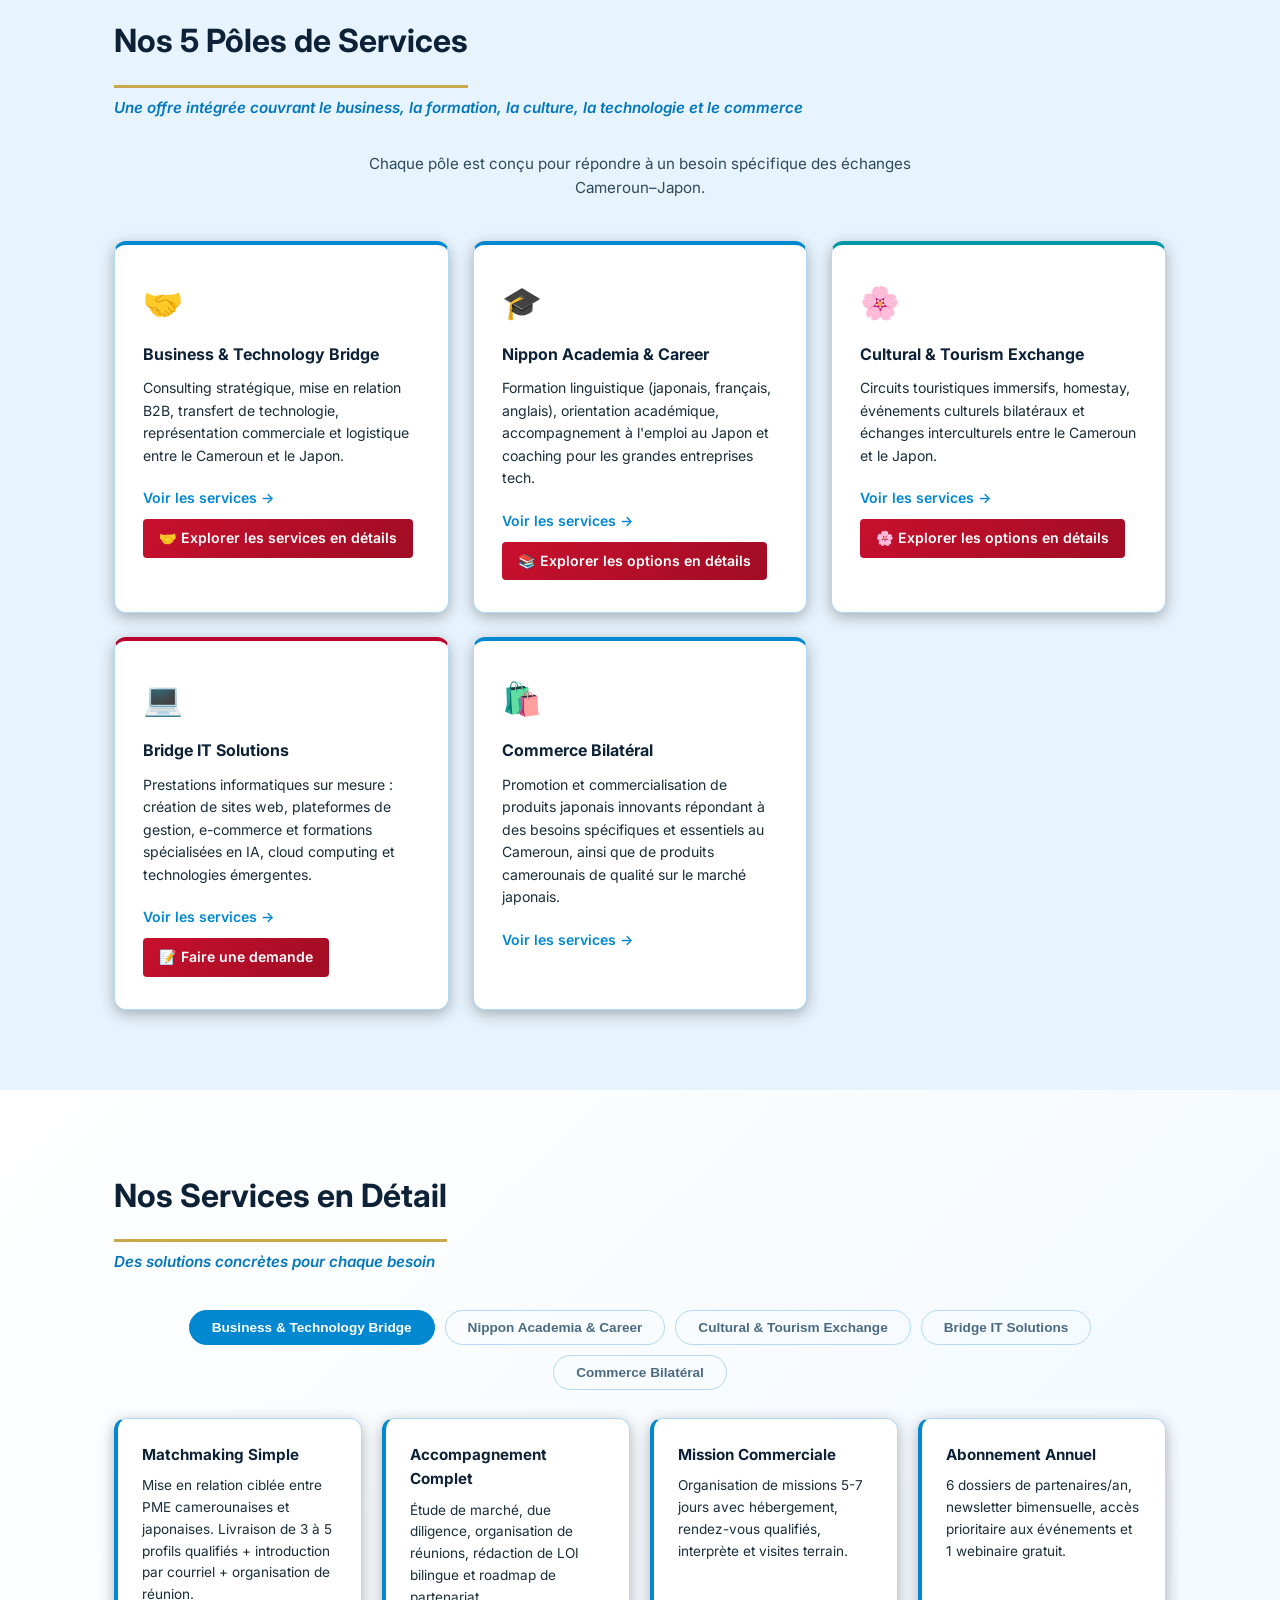
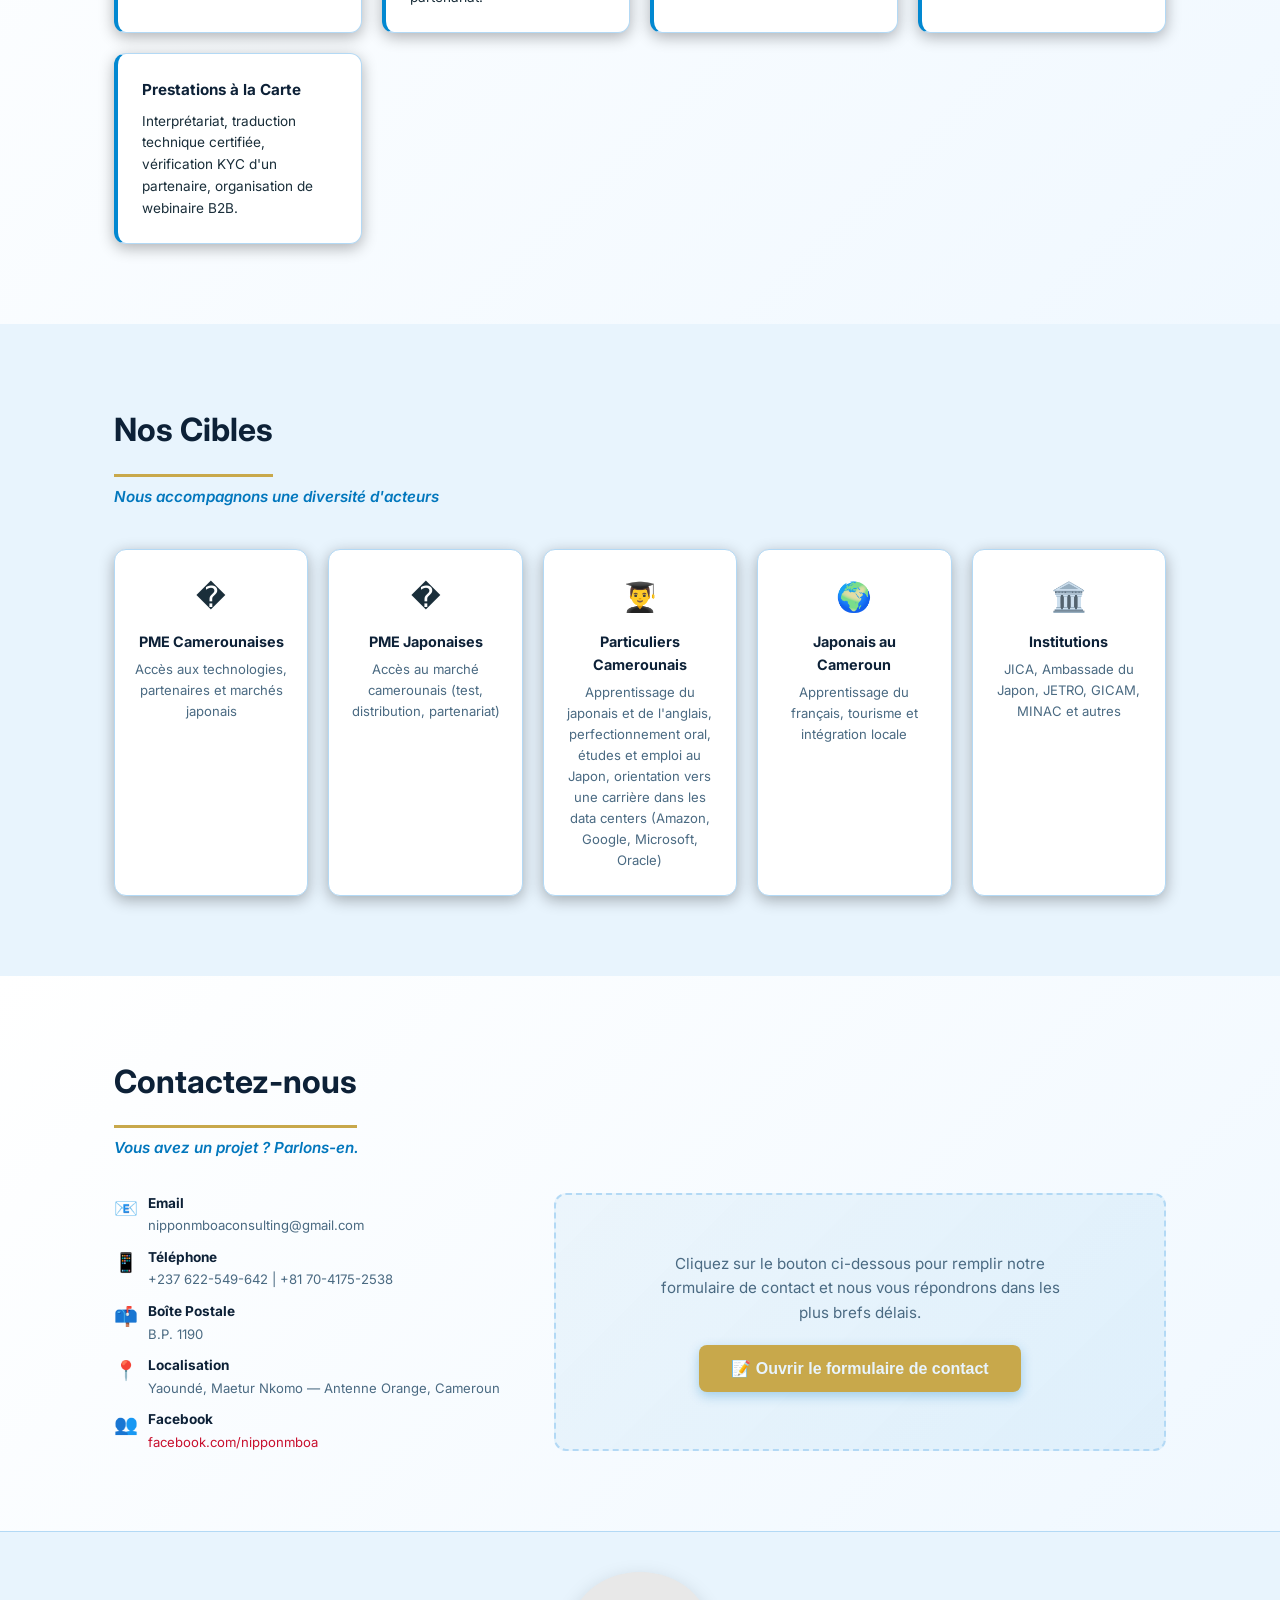
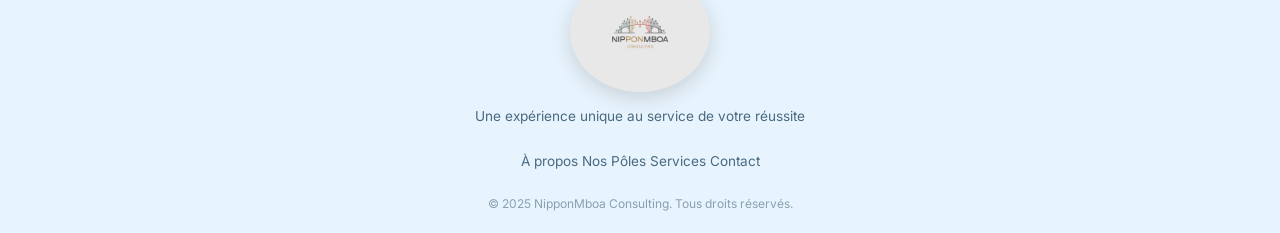
<file: consulting.html>
<!DOCTYPE html>
<html lang="fr">
<head>
  <meta charset="UTF-8" />
  <meta name="viewport" content="width=device-width, initial-scale=1.0" />
  <title>NipponMboa Consulting — Business &amp; Technology Bridge</title>
  <link rel="stylesheet" href="style.css" />
  <link href="https://fonts.googleapis.com/css2?family=Noto+Sans+JP:wght@300;400;700&family=Inter:wght@300;400;600;700;800&display=swap" rel="stylesheet" />
  
  <!-- Meta Pixel Code -->
  <script>
  !function(f,b,e,v,n,t,s)
  {if(f.fbq)return;n=f.fbq=function(){n.callMethod?
  n.callMethod.apply(n,arguments):n.queue.push(arguments)};
  if(!f._fbq)f._fbq=n;n.push=n;n.loaded=!0;n.version='2.0';
  n.queue=[];t=b.createElement(e);t.async=!0;
  t.src=v;s=b.getElementsByTagName(e)[0];
  s.parentNode.insertBefore(t,s)}(window, document,'script',
  'https://connect.facebook.net/en_US/fbevents.js');
  fbq('init', '3660402574116403');
  fbq('track', 'PageView');
  </script>
  <noscript><img height="1" width="1" style="display:none"
  src="https://www.facebook.com/tr?id=3660402574116403&ev=PageView&noscript=1"
  /></noscript>
  <!-- End Meta Pixel Code -->
</head>
<body>

  <!-- NAVBAR -->
  <nav class="navbar">
    <div class="nav-brand">
      <img src="NipponMboa-Consulting-Logo.jpeg" alt="NipponMboa Consulting" class="nav-logo" />
    </div>
    <div class="nav-links">
      <a href="#" onclick="navigateToGroup(); return false;" data-i18n="nav_group">← NipponMboa</a>
      <a href="#about"    data-i18n="nav_about"></a>
      <a href="#poles"    data-i18n="nav_poles"></a>
      <a href="#services" data-i18n="nav_services"></a>
      <a href="#targets"  data-i18n="nav_targets"></a>
      <a href="#contact"  data-i18n="nav_contact"></a>
    </div>
    <div class="lang-switcher">
      <button class="lang-btn active" data-lang="fr">FR</button>
      <button class="lang-btn" data-lang="en">EN</button>
      <button class="lang-btn" data-lang="ja">日本語</button>
    </div>
    <button class="nav-toggle" aria-label="Menu">&#9776;</button>
  </nav>

  <!-- HERO -->
  <section class="hero">
    <div class="hero-corner-bl"></div>
    <div class="hero-corner-br"></div>
    <div class="hero-inner">
      <div class="flag-blend">
        <div class="flag-cm"></div>
        <div class="flag-torii">⛩</div>
        <div class="flag-jp"></div>
      </div>
      <h1 data-i18n="hero_title"></h1>
      <p class="hero-sub" data-i18n="hero_sub"></p>
      <div class="hero-badge-wrap">
        <div class="hero-badge">
          <div class="hero-badge-inner" data-i18n="hero_badge_inner"></div>
        </div>
      </div>
      <div class="hero-cta">
        <a href="#poles" class="btn btn-primary" data-i18n="hero_cta1"></a>
        <a href="#contact"  class="btn btn-outline"  data-i18n="hero_cta2"></a>
      </div>
    </div>
  </section>

  <!-- ABOUT -->
  <section class="section section-alt" id="about">
    <div class="container">
      <span class="section-title-underline">
        <h2 class="section-title" data-i18n="about_title"></h2>
      </span>
      <p class="section-subtitle" data-i18n="about_subtitle"></p>
      <div class="about-grid">
        <div class="about-card featured">
          <div class="about-icon">🎯</div>
          <h3 data-i18n="about_mission_title"></h3>
          <p data-i18n="about_mission_text"></p>
        </div>
        <div class="about-card">
          <div class="about-icon">🔭</div>
          <h3 data-i18n="about_vision_title"></h3>
          <p data-i18n="about_vision_text"></p>
        </div>
        <div class="about-card">
          <div class="about-icon">⚖️</div>
          <h3 data-i18n="about_values_title"></h3>
          <ul class="values-list">
            <li data-i18n="about_val1"></li>
            <li data-i18n="about_val2"></li>
            <li data-i18n="about_val3"></li>
          </ul>
        </div>
      </div>
    </div>
  </section>

  <!-- POLES -->
  <section class="section" id="poles">
    <div class="container">
      <span class="section-title-underline">
        <h2 class="section-title" data-i18n="poles_title"></h2>
      </span>
      <p class="section-subtitle" data-i18n="poles_subtitle"></p>
      <p class="section-sub" data-i18n="poles_sub"></p>
      <div class="poles-grid">
        <div class="pole-card">
          <div class="pole-num">01</div>
          <div class="pole-icon">🤝</div>
          <h3 data-i18n="pole1_title"></h3>
          <p data-i18n="pole1_desc"></p>
          <a href="#services" class="pole-link" data-i18n="pole_link"></a>
          <a href="#" onclick="navigateToPage('business-tech-bridge'); return false;" class="pole-link" style="background: linear-gradient(135deg, #c8102e 0%, #a00d24 100%); color: #fff; padding: 8px 16px; border-radius: 4px; margin-top: 8px; display: inline-block;" data-i18n="pole1_link">🤝 Explorer les services en détails</a>
        </div>
        <div class="pole-card">
          <div class="pole-num">02</div>
          <div class="pole-icon">🎓</div>
          <h3 data-i18n="pole2_title"></h3>
          <p data-i18n="pole2_desc"></p>
          <a href="#services" class="pole-link" data-i18n="pole_link"></a>
          <a href="#" onclick="navigateToPage('academia-career'); return false;" class="pole-link" style="background: linear-gradient(135deg, #c8102e 0%, #a00d24 100%); color: #fff; padding: 8px 16px; border-radius: 4px; margin-top: 8px; display: inline-block;" data-i18n="pole2_link">📚 Explorer les options en détails</a>
        </div>
        <div class="pole-card">
          <div class="pole-num">03</div>
          <div class="pole-icon">🌸</div>
          <h3 data-i18n="pole3_title"></h3>
          <p data-i18n="pole3_desc"></p>
          <a href="#services" class="pole-link" data-i18n="pole_link"></a>
          <a href="#" onclick="navigateToPage('cultural-tourism'); return false;" class="pole-link" style="background: linear-gradient(135deg, #c8102e 0%, #a00d24 100%); color: #fff; padding: 8px 16px; border-radius: 4px; margin-top: 8px; display: inline-block;" data-i18n="pole3_link">🌸 Explorer les options en détails</a>
        </div>
        <div class="pole-card">
          <div class="pole-num">04</div>
          <div class="pole-icon">💻</div>
          <h3 data-i18n="pole4_title"></h3>
          <p data-i18n="pole4_desc"></p>
          <a href="#services" class="pole-link" data-i18n="pole_link"></a>
          <a href="#" onclick="openFormWithLang(event)" class="pole-link" style="background: linear-gradient(135deg, #c8102e 0%, #a00d24 100%); color: #fff; padding: 8px 16px; border-radius: 4px; margin-top: 8px; display: inline-block;" data-i18n="pole_request_link">📝 Faire une demande</a>
        </div>
        <div class="pole-card">
          <div class="pole-num">05</div>
          <div class="pole-icon">🛍️</div>
          <h3 data-i18n="pole5_title"></h3>
          <p data-i18n="pole5_desc"></p>
          <a href="#services" class="pole-link" data-i18n="pole_link"></a>
        </div>
      </div>
    </div>
  </section>

  <!-- SERVICES -->
  <section class="section section-alt" id="services">
    <div class="container">
      <span class="section-title-underline">
        <h2 class="section-title" data-i18n="services_title"></h2>
      </span>
      <p class="section-subtitle" data-i18n="services_subtitle"></p>
      <div class="services-tabs">
        <button class="tab-btn active" data-tab="s1" data-i18n="pole1_title"></button>
        <button class="tab-btn"        data-tab="s2" data-i18n="pole2_title"></button>
        <button class="tab-btn"        data-tab="s3" data-i18n="pole3_title"></button>
        <button class="tab-btn"        data-tab="s4" data-i18n="pole4_title"></button>
        <button class="tab-btn"        data-tab="s5" data-i18n="pole5_title"></button>
      </div>

      <div class="tab-content active" id="s1">
        <div class="services-grid">
          <div class="service-card"><h4 data-i18n="s1_1_title"></h4><p data-i18n="s1_1_desc"></p></div>
          <div class="service-card"><h4 data-i18n="s1_2_title"></h4><p data-i18n="s1_2_desc"></p></div>
          <div class="service-card"><h4 data-i18n="s1_3_title"></h4><p data-i18n="s1_3_desc"></p></div>
          <div class="service-card"><h4 data-i18n="s1_4_title"></h4><p data-i18n="s1_4_desc"></p></div>
          <div class="service-card"><h4 data-i18n="s1_5_title"></h4><p data-i18n="s1_5_desc"></p></div>
        </div>
      </div>
      <div class="tab-content" id="s2">
        <div class="services-grid">
          <div class="service-card"><h4 data-i18n="s2_1_title"></h4><p data-i18n="s2_1_desc"></p></div>
          <div class="service-card"><h4 data-i18n="s2_2_title"></h4><p data-i18n="s2_2_desc"></p></div>
          <div class="service-card"><h4 data-i18n="s2_3_title"></h4><p data-i18n="s2_3_desc"></p></div>
          <div class="service-card"><h4 data-i18n="s2_4_title"></h4><p data-i18n="s2_4_desc"></p></div>
          <div class="service-card"><h4 data-i18n="s2_5_title"></h4><p data-i18n="s2_5_desc"></p></div>
        </div>
      </div>
      <div class="tab-content" id="s3">
        <div class="services-grid">
          <div class="service-card"><h4 data-i18n="s3_1_title"></h4><p data-i18n="s3_1_desc"></p></div>
          <div class="service-card"><h4 data-i18n="s3_2_title"></h4><p data-i18n="s3_2_desc"></p></div>
          <div class="service-card"><h4 data-i18n="s3_3_title"></h4><p data-i18n="s3_3_desc"></p></div>
        </div>
      </div>
      <div class="tab-content" id="s4">
        <div class="services-grid">
          <div class="service-card"><h4 data-i18n="s4_1_title"></h4><p data-i18n="s4_1_desc"></p></div>
          <div class="service-card"><h4 data-i18n="s4_2_title"></h4><p data-i18n="s4_2_desc"></p></div>
          <div class="service-card"><h4 data-i18n="s4_3_title"></h4><p data-i18n="s4_3_desc"></p></div>
          <div class="service-card"><h4 data-i18n="s4_4_title"></h4><p data-i18n="s4_4_desc"></p></div>
          <div class="service-card"><h4 data-i18n="s4_5_title"></h4><p data-i18n="s4_5_desc"></p></div>
          <div class="service-card"><h4 data-i18n="s4_6_title"></h4><p data-i18n="s4_6_desc"></p></div>
        </div>
      </div>
      <div class="tab-content" id="s5">
        <div class="services-grid">
          <div class="service-card"><h4 data-i18n="s5_1_title"></h4><p data-i18n="s5_1_desc"></p></div>
          <div class="service-card"><h4 data-i18n="s5_2_title"></h4><p data-i18n="s5_2_desc"></p></div>
          <div class="service-card"><h4 data-i18n="s5_3_title"></h4><p data-i18n="s5_3_desc"></p></div>
        </div>
      </div>
    </div>
  </section>

  <!-- TARGETS -->
  <section class="section" id="targets">
    <div class="container">
      <span class="section-title-underline">
        <h2 class="section-title" data-i18n="targets_title"></h2>
      </span>
      <p class="section-subtitle" data-i18n="targets_subtitle"></p>
      <div class="targets-grid">
        <div class="target-card"><div class="target-icon">�</div><h4 data-i18n="t1_title"></h4><p data-i18n="t1_desc"></p></div>
        <div class="target-card"><div class="target-icon">�</div><h4 data-i18n="t2_title"></h4><p data-i18n="t2_desc"></p></div>
        <div class="target-card"><div class="target-icon">👨‍🎓</div><h4 data-i18n="t3_title"></h4><p data-i18n="t3_desc"></p></div>
        <div class="target-card"><div class="target-icon">🌍</div><h4 data-i18n="t4_title"></h4><p data-i18n="t4_desc"></p></div>
        <div class="target-card"><div class="target-icon">🏛️</div><h4 data-i18n="t5_title"></h4><p data-i18n="t5_desc"></p></div>
      </div>
    </div>
  </section>

  <!-- CONTACT -->
  <section class="section section-alt" id="contact">
    <div class="container">
      <span class="section-title-underline">
        <h2 class="section-title" data-i18n="contact_title"></h2>
      </span>
      <p class="section-subtitle" data-i18n="contact_subtitle"></p>
      <div class="contact-grid">
        <div class="contact-info">
          <div class="contact-item">
            <span class="contact-icon">📧</span>
            <div><strong data-i18n="contact_email_label"></strong><p>nipponmboaconsulting@gmail.com</p></div>
          </div>
          <div class="contact-item">
            <span class="contact-icon">📱</span>
            <div><strong data-i18n="contact_phone_label"></strong><p data-i18n="contact_phone_value"></p></div>
          </div>
          <div class="contact-item">
            <span class="contact-icon">📫</span>
            <div><strong data-i18n="contact_pobox_label"></strong><p data-i18n="contact_pobox_value"></p></div>
          </div>
          <div class="contact-item">
            <span class="contact-icon">📍</span>
            <div><strong data-i18n="contact_location_label"></strong><p>Yaoundé, Maetur Nkomo — Antenne Orange, Cameroun</p></div>
          </div>
          <div class="contact-item">
            <span class="contact-icon">👥</span>
            <div><strong data-i18n="contact_facebook_label"></strong><p><a href="https://www.facebook.com/nipponmboa/" target="_blank" rel="noopener noreferrer" style="color: #c8102e; text-decoration: none;">facebook.com/nipponmboa</a></p></div>
          </div>
        </div>
        <div class="contact-form-container">
          <p class="contact-form-description" data-i18n="form_description"></p>
          <button onclick="openContactForm()" class="btn btn-primary btn-contact-form" data-i18n="form_open_button">
            📝 Ouvrir le formulaire de contact
          </button>
        </div>
      </div>
    </div>
  </section>

  <!-- FOOTER -->
  <footer class="footer">
    <div class="container footer-inner">
      <div class="footer-brand">
        <img src="NipponMboa-Consulting-Logo.jpeg" alt="NipponMboa Consulting" class="footer-logo" />
        <p data-i18n="footer_tagline"></p>
      </div>
      <div class="footer-links">
        <a href="#about"    data-i18n="nav_about"></a>
        <a href="#poles"    data-i18n="nav_poles"></a>
        <a href="#services" data-i18n="nav_services"></a>
        <a href="#contact"  data-i18n="nav_contact"></a>
      </div>
      <p class="footer-copy" data-i18n="footer_copy"></p>
    </div>
  </footer>

  <script src="script.js"></script>
</body>
</html>
</file>
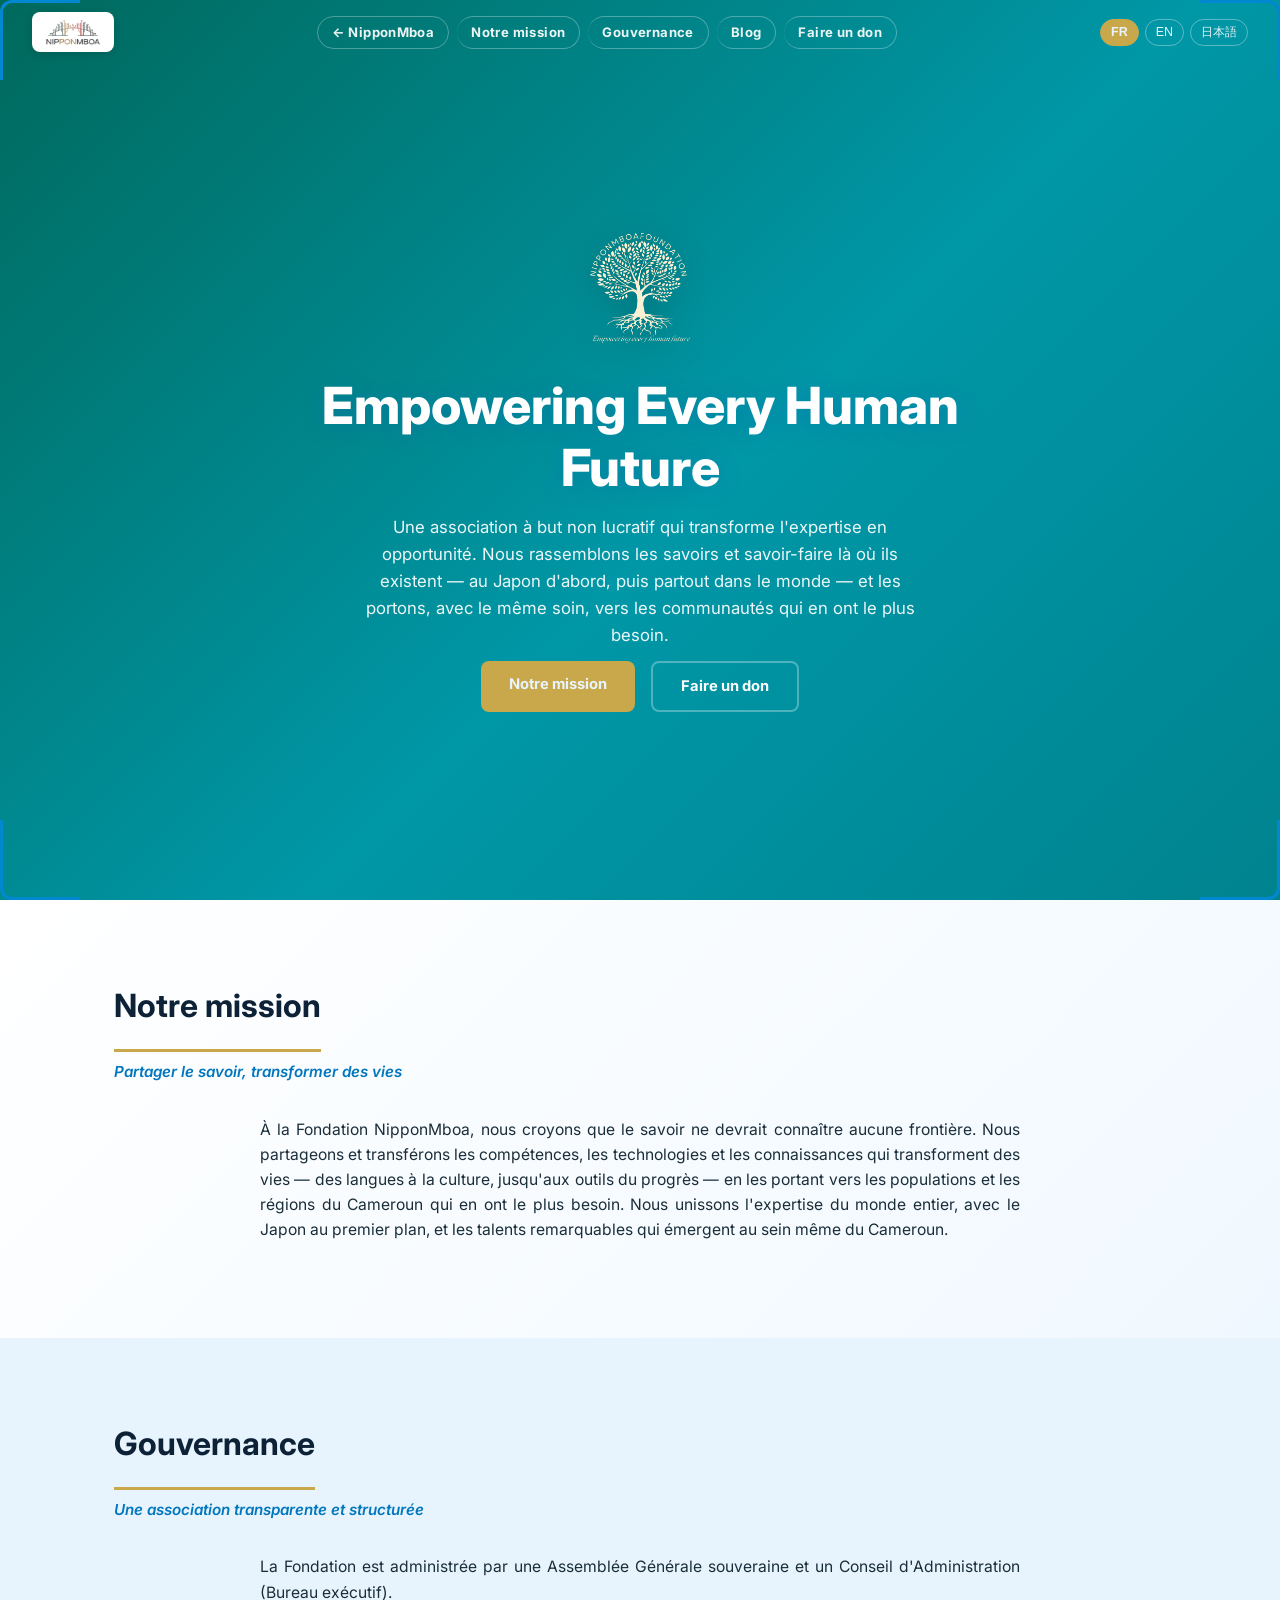
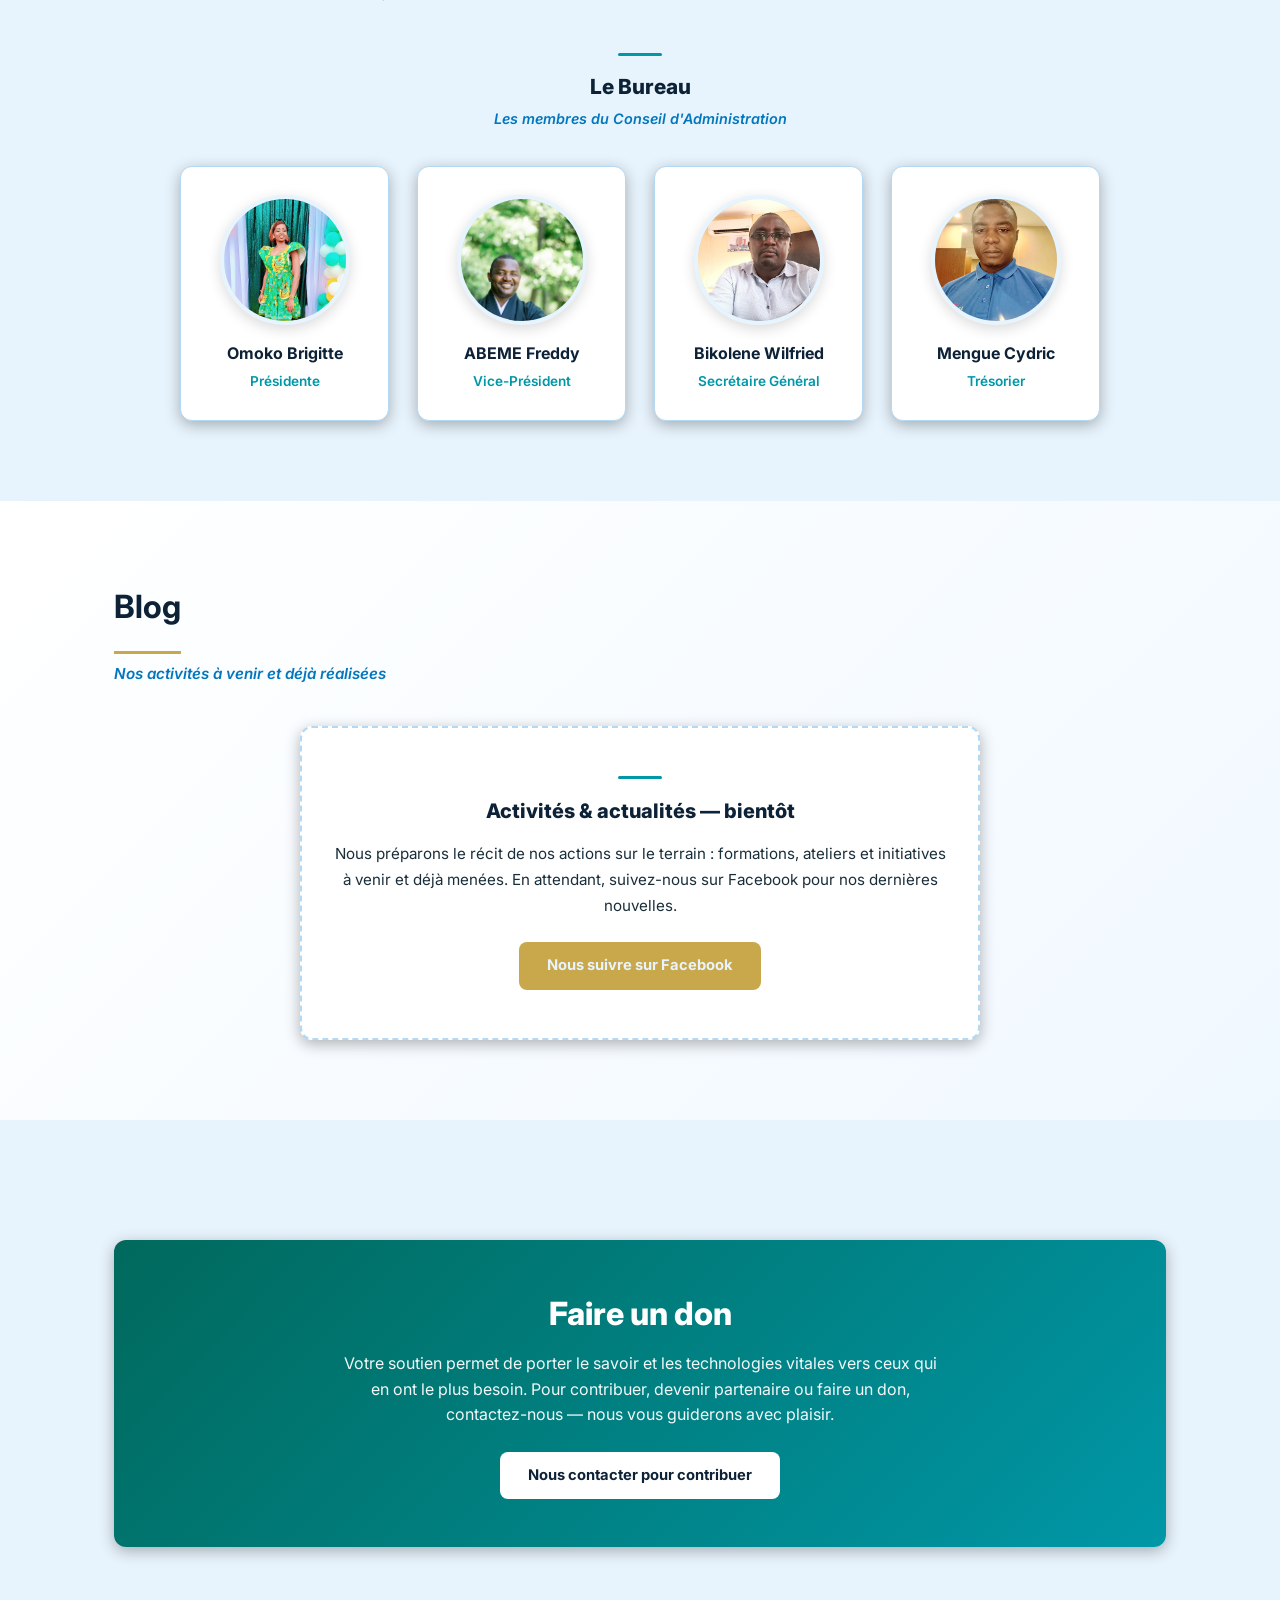
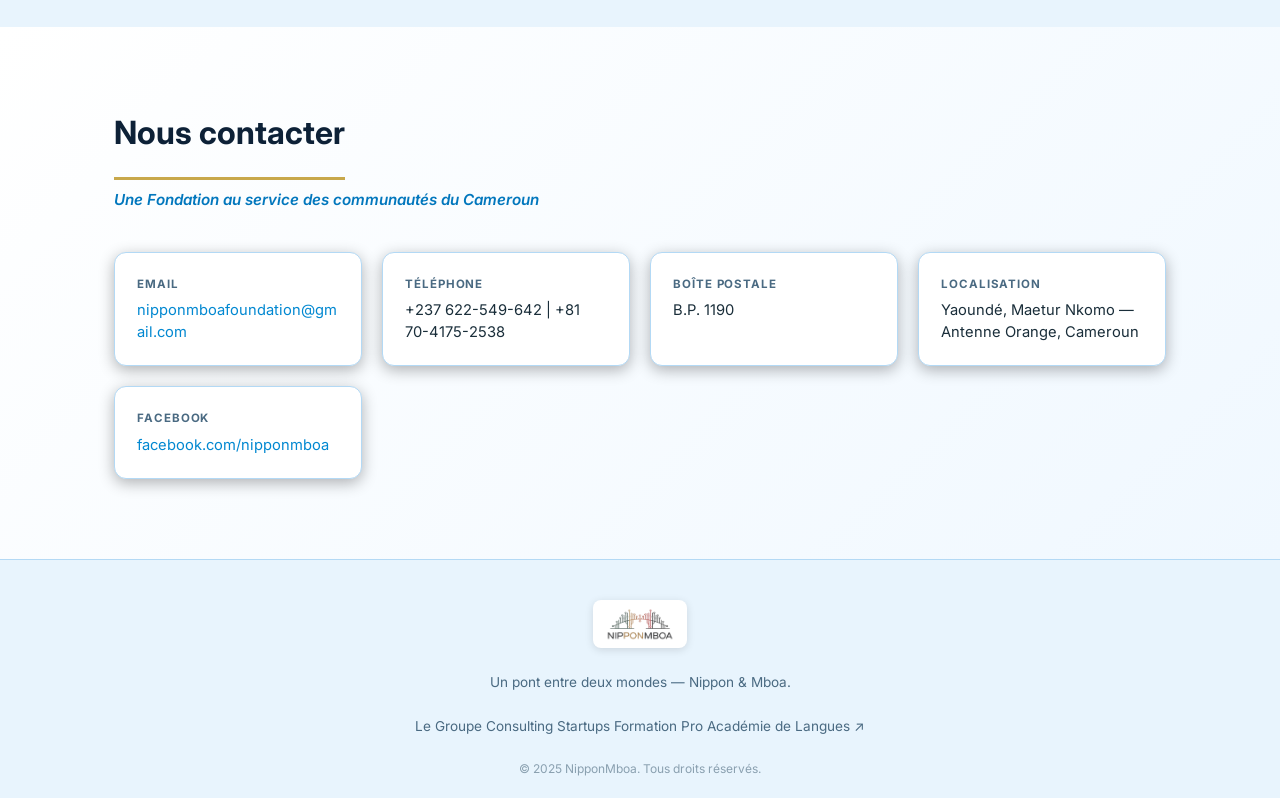
<file: foundation.html>
<!DOCTYPE html>
<html lang="fr">
<head>
  <meta charset="UTF-8" />
  <meta name="viewport" content="width=device-width, initial-scale=1.0" />
  <title>NipponMboa Foundation — Empowering Every Human Future</title>
  <meta name="description" content="NipponMboa Foundation : partage et transfert de compétences et de technologies au bénéfice des communautés du Cameroun." />
  <link rel="stylesheet" href="style.css" />
  <link href="https://fonts.googleapis.com/css2?family=Noto+Sans+JP:wght@300;400;700&family=Inter:wght@300;400;600;700;800&display=swap" rel="stylesheet" />

  <!-- Meta Pixel Code -->
  <script>
  !function(f,b,e,v,n,t,s)
  {if(f.fbq)return;n=f.fbq=function(){n.callMethod?
  n.callMethod.apply(n,arguments):n.queue.push(arguments)};
  if(!f._fbq)f._fbq=n;n.push=n;n.loaded=!0;n.version='2.0';
  n.queue=[];t=b.createElement(e);t.async=!0;
  t.src=v;s=b.getElementsByTagName(e)[0];
  s.parentNode.insertBefore(t,s)}(window, document,'script',
  'https://connect.facebook.net/en_US/fbevents.js');
  fbq('init', '3660402574116403');
  fbq('track', 'PageView');
  </script>
  <noscript><img height="1" width="1" style="display:none"
  src="https://www.facebook.com/tr?id=3660402574116403&ev=PageView&noscript=1"
  /></noscript>
  <!-- End Meta Pixel Code -->
</head>
<body>

  <!-- NAVBAR -->
  <nav class="navbar">
    <div class="nav-brand">
      <a href="#" onclick="groupNavigateToPage(''); return false;"><img src="NipponMboa-Logo.png" alt="NipponMboa" class="brand-logo" /></a>
    </div>
    <div class="nav-links">
      <a href="#" onclick="groupNavigateToPage(''); return false;" data-i18n="nav_group"></a>
      <a href="#mission" data-i18n="f_nav_mission"></a>
      <a href="#governance" data-i18n="f_nav_governance"></a>
      <a href="#blog" data-i18n="f_nav_blog"></a>
      <a href="#donate" data-i18n="f_nav_donate"></a>
    </div>
    <div class="lang-switcher">
      <button class="lang-btn active" data-lang="fr">FR</button>
      <button class="lang-btn" data-lang="en">EN</button>
      <button class="lang-btn" data-lang="ja">日本語</button>
    </div>
    <button class="nav-toggle" aria-label="Menu">&#9776;</button>
  </nav>

  <!-- HERO -->
  <section class="hero hero-foundation">
    <div class="hero-corner-bl"></div>
    <div class="hero-corner-br"></div>
    <div class="hero-inner">
      <img src="NipponMboaFoundation-Logo.png" alt="NipponMboa Foundation" class="foundation-logo" />
      <h1 data-i18n="f_hero_title"></h1>
      <p class="hero-sub" data-i18n="f_hero_sub"></p>
      <div class="hero-cta">
        <a href="#mission" class="btn btn-primary" data-i18n="f_hero_cta1"></a>
        <a href="#donate" class="btn btn-outline" data-i18n="f_hero_cta2"></a>
      </div>
    </div>
  </section>

  <!-- MISSION -->
  <section class="section section-alt" id="mission">
    <div class="container">
      <span class="section-title-underline">
        <h2 class="section-title" data-i18n="f_mission_title"></h2>
      </span>
      <p class="section-subtitle" data-i18n="f_mission_subtitle"></p>
      <div class="prose-block"><p data-i18n="f_mission_intro"></p></div>
    </div>
  </section>

  <!-- GOVERNANCE -->
  <section class="section" id="governance">
    <div class="container">
      <span class="section-title-underline">
        <h2 class="section-title" data-i18n="f_gov_title"></h2>
      </span>
      <p class="section-subtitle" data-i18n="f_gov_subtitle"></p>
      <div class="prose-block"><p data-i18n="f_gov_text"></p></div>

      <h3 class="board-heading" data-i18n="f_board_title"></h3>
      <p class="board-sub" data-i18n="f_board_subtitle"></p>
      <div class="board-grid">
        <div class="board-card">
          <img src="board-omoko-brigitte.jpeg" alt="Omoko Brigitte" class="board-photo board-photo-top" />
          <div class="board-name" data-i18n="f_name_president"></div>
          <div class="board-role" data-i18n="f_role_president"></div>
        </div>
        <div class="board-card">
          <img src="My_pic.jpg" alt="ABEME Freddy" class="board-photo board-photo-top" />
          <div class="board-name" data-i18n="f_name_vp"></div>
          <div class="board-role" data-i18n="f_role_vp"></div>
        </div>
        <div class="board-card">
          <img src="SG_photo.jpeg" alt="Bikolene Wilfried" class="board-photo board-photo-face" />
          <div class="board-name" data-i18n="f_name_sg"></div>
          <div class="board-role" data-i18n="f_role_sg"></div>
        </div>
        <div class="board-card">
          <img src="Tresorer_photo.jpeg" alt="Mengue Cydric" class="board-photo board-photo-face" />
          <div class="board-name" data-i18n="f_name_treasurer"></div>
          <div class="board-role" data-i18n="f_role_treasurer"></div>
        </div>
      </div>
    </div>
  </section>

  <!-- BLOG -->
  <section class="section section-alt" id="blog">
    <div class="container">
      <span class="section-title-underline">
        <h2 class="section-title" data-i18n="f_blog_title"></h2>
      </span>
      <p class="section-subtitle" data-i18n="f_blog_subtitle"></p>
      <div class="blog-placeholder">
        <h3 data-i18n="f_blog_soon_title"></h3>
        <p data-i18n="f_blog_soon_text"></p>
        <a href="https://www.facebook.com/nipponmboa/" target="_blank" rel="noopener noreferrer" class="btn btn-primary" data-i18n="f_blog_follow"></a>
      </div>
    </div>
  </section>

  <!-- DONATE -->
  <section class="section" id="donate">
    <div class="container">
      <div class="cta-band cta-green">
        <h2 data-i18n="f_donate_title"></h2>
        <p data-i18n="f_donate_text"></p>
        <a href="#" onclick="groupOpenContactForm(); return false;" class="btn btn-primary" data-i18n="f_donate_btn"></a>
      </div>
    </div>
  </section>

  <!-- CONTACT -->
  <section class="section section-alt" id="contact">
    <div class="container">
      <span class="section-title-underline">
        <h2 class="section-title" data-i18n="f_contact_title"></h2>
      </span>
      <p class="section-subtitle" data-i18n="f_contact_subtitle"></p>
      <div class="contact-block">
        <div class="contact-tile">
          <div class="c-label" data-i18n="contact_email_label"></div>
          <div class="c-value"><a href="mailto:nipponmboafoundation@gmail.com">nipponmboafoundation@gmail.com</a></div>
        </div>
        <div class="contact-tile">
          <div class="c-label" data-i18n="contact_phone_label"></div>
          <div class="c-value" data-i18n="contact_phone_value"></div>
        </div>
        <div class="contact-tile">
          <div class="c-label" data-i18n="contact_pobox_label"></div>
          <div class="c-value" data-i18n="contact_pobox_value"></div>
        </div>
        <div class="contact-tile">
          <div class="c-label" data-i18n="contact_location_label"></div>
          <div class="c-value" data-i18n="contact_location_value"></div>
        </div>
        <div class="contact-tile">
          <div class="c-label" data-i18n="contact_facebook_label"></div>
          <div class="c-value"><a href="https://www.facebook.com/nipponmboa/" target="_blank" rel="noopener noreferrer">facebook.com/nipponmboa</a></div>
        </div>
      </div>
    </div>
  </section>

  <!-- FOOTER -->
  <footer class="footer">
    <div class="container footer-inner">
      <div class="footer-brand">
        <a href="#" onclick="groupNavigateToPage(''); return false;"><img src="NipponMboa-Logo.png" alt="NipponMboa" class="footer-logo-img" /></a>
        <p data-i18n="footer_tagline"></p>
      </div>
      <div class="footer-links">
        <a href="#" onclick="groupNavigateToPage(''); return false;" data-i18n="footer_group"></a>
        <a href="#" onclick="groupNavigateToPage('consulting'); return false;" data-i18n="nav_consulting"></a>
        <a href="#" onclick="groupNavigateToPage('startup'); return false;" data-i18n="nav_startup"></a>
        <a href="#" onclick="groupNavigateToPage('training'); return false;" data-i18n="nav_training"></a>
        <a href="https://languageacademy.nipponmboa.com" target="_blank" rel="noopener noreferrer" data-i18n="nav_academy"></a>
      </div>
      <p class="footer-copy" data-i18n="footer_copy"></p>
    </div>
  </footer>

  <script src="group.js"></script>
</body>
</html>
</file>
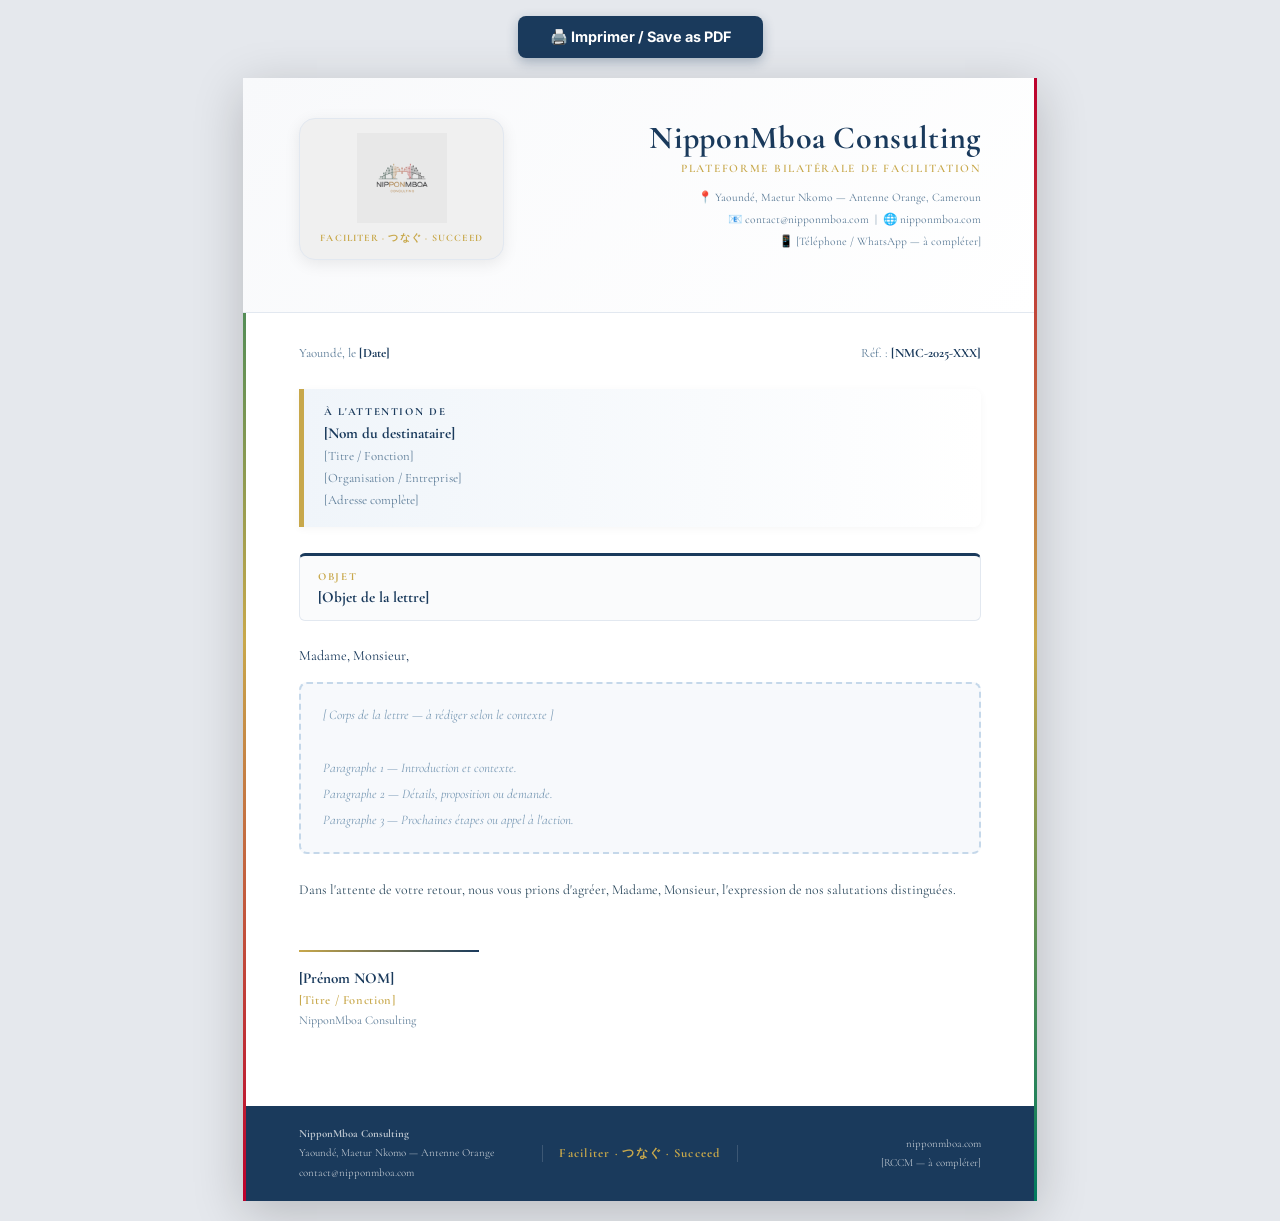
<file: letterhead.html>
<!DOCTYPE html>
<html lang="fr">
<head>
<meta charset="UTF-8"/>
<title>NipponMboa Consulting — Letterhead</title>
<link href="https://fonts.googleapis.com/css2?family=Cormorant+Garamond:wght@400;600;700&family=Inter:wght@300;400;600;700&display=swap" rel="stylesheet"/>
<style>
* { box-sizing: border-box; margin: 0; padding: 0; }
body { font-family: 'Cormorant Garamond', serif; background: #e5e8ed; }

.page {
  width: 210mm; min-height: 297mm;
  margin: 20px auto; background: #ffffff;
  box-shadow: 0 12px 48px rgba(0,0,0,0.2);
  display: flex; flex-direction: column;
  position: relative;
}

/* ===== DECORATIVE SIDE BORDERS ===== */
.page::before, .page::after {
  content: ''; position: absolute; width: 3px; top: 0; bottom: 0;
}
.page::before { left: 0; background: linear-gradient(to bottom, #007a5e, #c8a84b, #bc002d); }
.page::after  { right: 0; background: linear-gradient(to bottom, #bc002d, #c8a84b, #007a5e); }

/* ===== HEADER ===== */
.header {
  padding: 40px 56px 32px;
  background: linear-gradient(135deg, #f8f9fb 0%, #ffffff 100%);
  border-bottom: 1px solid #e2e8f0;
  position: relative;
}

.header-top {
  display: flex; align-items: flex-start; justify-content: space-between;
  margin-bottom: 20px;
}

.logo-section {
  display: flex; flex-direction: column; align-items: center;
  background: #f0f0f0;
  border-radius: 16px;
  padding: 14px 20px;
  box-shadow: 0 4px 16px rgba(0,0,0,0.08);
  border: 1px solid #e2e8f0;
}
.logo-section img { height: 90px; width: auto; object-fit: contain; display: block; margin-bottom: 8px; }
.logo-tagline {
  font-size: 0.62rem; color: #c8a84b; letter-spacing: 0.12em;
  text-transform: uppercase; font-weight: 700;
}

.company-info { text-align: right; }
.company-name {
  font-family: 'Cormorant Garamond', serif;
  font-size: 2rem; font-weight: 700; color: #1a3a5c;
  letter-spacing: 0.02em; margin-bottom: 4px;
}
.company-subtitle {
  font-size: 0.72rem; color: #c8a84b; letter-spacing: 0.15em;
  text-transform: uppercase; font-weight: 600;
  margin-bottom: 12px;
}
.contact-grid {
  font-size: 0.72rem; color: #5a7a96; line-height: 1.9;
  text-align: right;
}

/* ===== BODY ===== */
.body { flex: 1; padding: 32px 56px 28px; }

.meta-row {
  display: flex; justify-content: space-between;
  margin-bottom: 28px; font-size: 0.8rem; color: #5a7a96;
}
.meta-row strong { color: #1a3a5c; font-weight: 700; }

.recipient-block {
  background: linear-gradient(to right, #f0f5fa 0%, #ffffff 100%);
  border-left: 5px solid #c8a84b;
  padding: 16px 20px; margin-bottom: 26px;
  border-radius: 0 8px 8px 0;
  box-shadow: 0 2px 8px rgba(0,0,0,0.04);
}
.recipient-block .label {
  font-size: 0.68rem; text-transform: uppercase; letter-spacing: 0.15em;
  color: #1a3a5c; font-weight: 700; margin-bottom: 6px;
}
.recipient-block .name { font-size: 0.95rem; font-weight: 700; color: #1a3a5c; margin-bottom: 4px; }
.recipient-block .address { font-size: 0.8rem; color: #5a7a96; line-height: 1.7; }

.subject-block {
  background: #fafbfc;
  border: 1px solid #e2e8f0;
  border-top: 3px solid #1a3a5c;
  padding: 14px 18px; margin-bottom: 26px;
  border-radius: 6px;
}
.subject-block .label {
  font-size: 0.68rem; text-transform: uppercase; letter-spacing: 0.15em;
  color: #c8a84b; font-weight: 700; margin-bottom: 5px;
}
.subject-block .text { font-size: 0.95rem; font-weight: 700; color: #1a3a5c; }

.salutation { font-size: 0.88rem; color: #1a3a5c; margin-bottom: 18px; }

.placeholder {
  background: #f7f9fc; border: 2px dashed #c5d8ea;
  border-radius: 8px; padding: 18px 22px;
  font-size: 0.82rem; color: #7a9ab5; font-style: italic;
  line-height: 2; margin-bottom: 24px;
}

.closing { font-size: 0.86rem; color: #2d4a5e; margin-bottom: 48px; line-height: 1.8; }

.signature-area { display: flex; flex-direction: column; gap: 5px; }
.sig-line {
  width: 180px; height: 2px;
  background: linear-gradient(to right, #c8a84b, #1a3a5c);
  margin-bottom: 12px;
}
.sig-name { font-size: 0.95rem; font-weight: 700; color: #1a3a5c; }
.sig-title { font-size: 0.78rem; color: #c8a84b; font-weight: 600; letter-spacing: 0.05em; }
.sig-company { font-size: 0.75rem; color: #5a7a96; }

/* ===== FOOTER ===== */
.footer {
  padding: 18px 56px;
  background: #1a3a5c;
  display: grid; grid-template-columns: 1fr auto 1fr;
  gap: 24px; align-items: center;
}
.footer-left, .footer-right { font-size: 0.68rem; color: rgba(255,255,255,0.7); line-height: 1.8; }
.footer-right { text-align: right; }
.footer-center {
  font-size: 0.78rem; color: #c8a84b; font-weight: 700;
  letter-spacing: 0.1em; text-align: center;
  padding: 0 16px; border-left: 1px solid rgba(255,255,255,0.15);
  border-right: 1px solid rgba(255,255,255,0.15);
}

/* ===== PRINT ===== */
@media print {
  body { background: none; }
  .page { margin: 0; box-shadow: none; width: 100%; }
  .print-btn { display: none; }
}
.print-btn {
  display: block; margin: 16px auto; padding: 12px 32px;
  background: #1a3a5c; color: white; border: none;
  border-radius: 8px; font-size: 0.9rem; font-weight: 700;
  cursor: pointer; font-family: 'Inter', sans-serif;
  box-shadow: 0 4px 12px rgba(26,58,92,0.3);
}
.print-btn:hover { background: #0d2137; }
</style>
</head>
<body>

<button class="print-btn" onclick="window.print()">🖨️ Imprimer / Save as PDF</button>

<div class="page">

  <!-- HEADER -->
  <div class="header">
    <div class="header-top">
      <div class="logo-section">
        <img src="NipponMboa-Consulting-Logo.jpeg" alt="NipponMboa Consulting"/>
        <div class="logo-tagline">Faciliter · つなぐ · Succeed</div>
      </div>
      <div class="company-info">
        <div class="company-name">NipponMboa Consulting</div>
        <div class="company-subtitle">Plateforme bilatérale de facilitation</div>
        <div class="contact-grid">
          📍 Yaoundé, Maetur Nkomo — Antenne Orange, Cameroun<br/>
          📧 contact@nipponmboa.com &nbsp;|&nbsp; 🌐 nipponmboa.com<br/>
          📱 [Téléphone / WhatsApp — à compléter]
        </div>
      </div>
    </div>
  </div>

  <!-- BODY -->
  <div class="body">

    <div class="meta-row">
      <span>Yaoundé, le <strong>[Date]</strong></span>
      <span>Réf. : <strong>[NMC-2025-XXX]</strong></span>
    </div>

    <div class="recipient-block">
      <div class="label">À l'attention de</div>
      <div class="name">[Nom du destinataire]</div>
      <div class="address">
        [Titre / Fonction]<br/>
        [Organisation / Entreprise]<br/>
        [Adresse complète]
      </div>
    </div>

    <div class="subject-block">
      <div class="label">Objet</div>
      <div class="text">[Objet de la lettre]</div>
    </div>

    <div class="salutation">Madame, Monsieur,</div>

    <div class="placeholder">
      [ Corps de la lettre — à rédiger selon le contexte ]<br/><br/>
      Paragraphe 1 — Introduction et contexte.<br/>
      Paragraphe 2 — Détails, proposition ou demande.<br/>
      Paragraphe 3 — Prochaines étapes ou appel à l'action.
    </div>

    <div class="closing">
      Dans l'attente de votre retour, nous vous prions d'agréer, Madame, Monsieur,
      l'expression de nos salutations distinguées.
    </div>

    <div class="signature-area">
      <div class="sig-line"></div>
      <div class="sig-name">[Prénom NOM]</div>
      <div class="sig-title">[Titre / Fonction]</div>
      <div class="sig-company">NipponMboa Consulting</div>
    </div>

  </div>

  <!-- FOOTER -->
  <div class="footer">
    <div class="footer-left">
      <strong>NipponMboa Consulting</strong><br/>
      Yaoundé, Maetur Nkomo — Antenne Orange<br/>
      contact@nipponmboa.com
    </div>
    <div class="footer-center">
      Faciliter · つなぐ · Succeed
    </div>
    <div class="footer-right">
      nipponmboa.com<br/>
      [RCCM — à compléter]
    </div>
  </div>

</div>
</body>
</html>
</file>
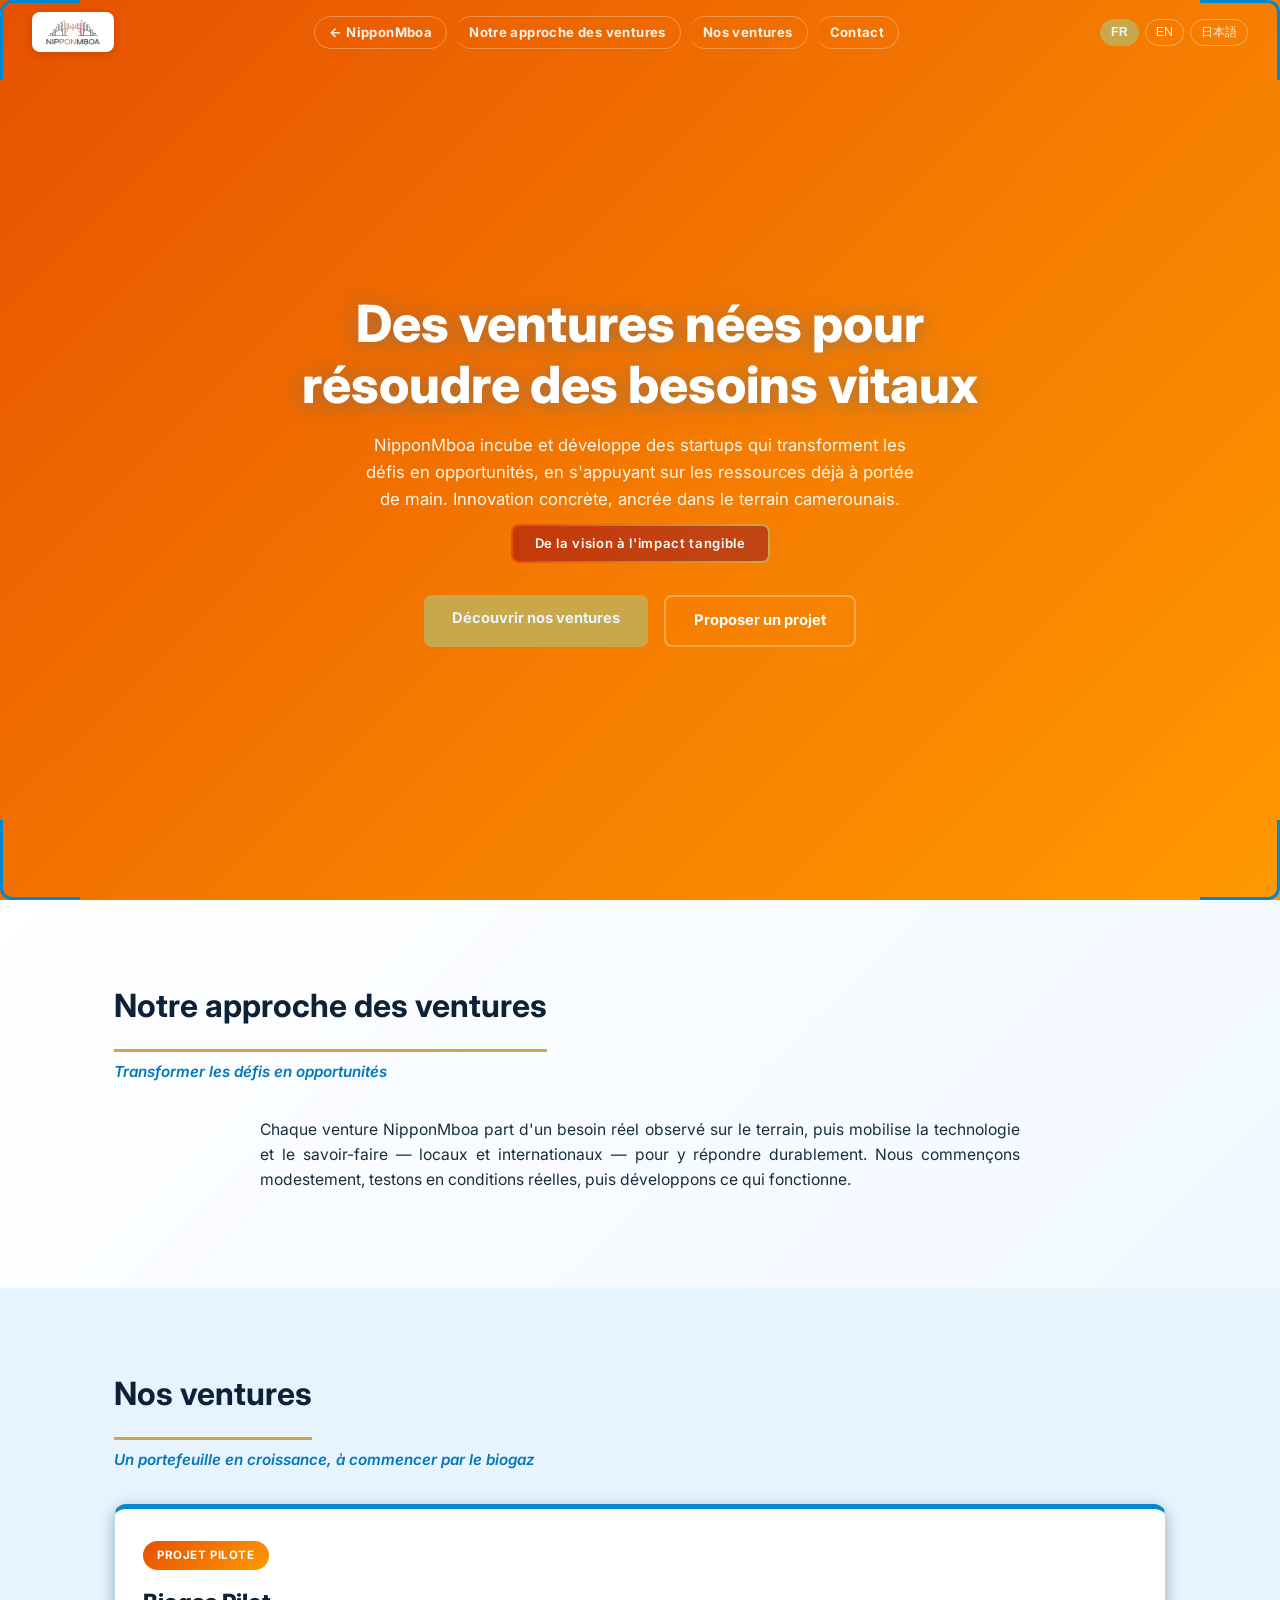
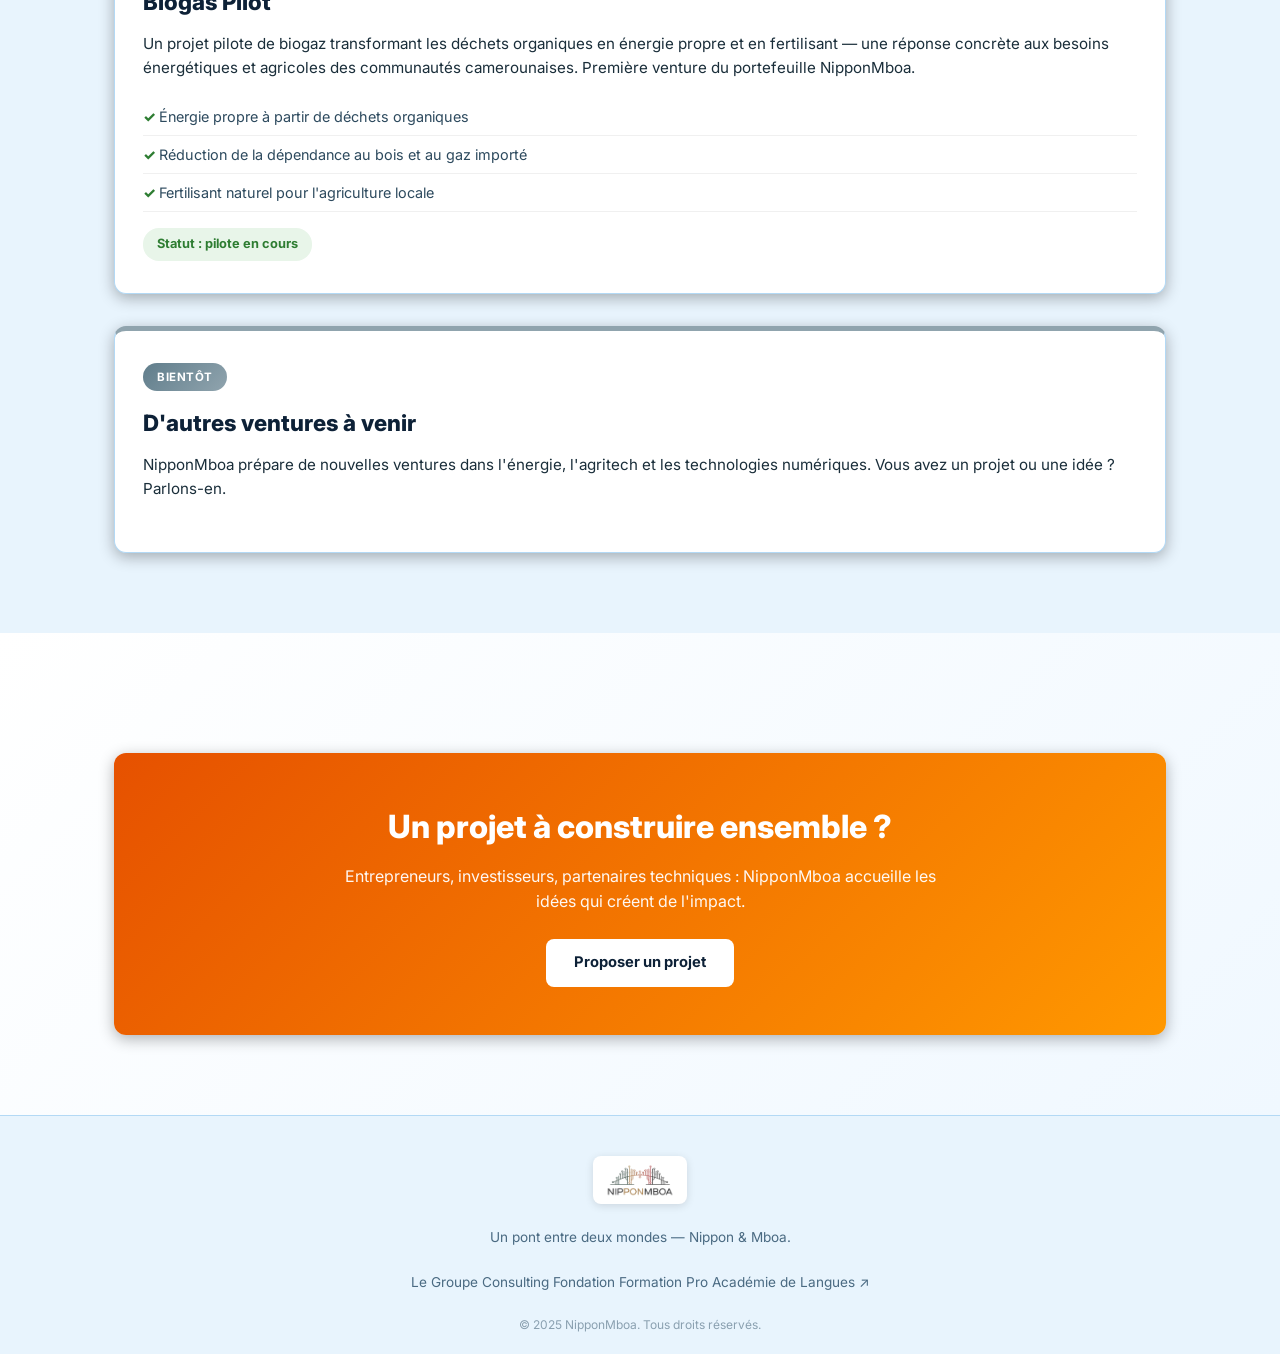
<file: startup.html>
<!DOCTYPE html>
<html lang="fr">
<head>
  <meta charset="UTF-8" />
  <meta name="viewport" content="width=device-width, initial-scale=1.0" />
  <title>NipponMboa Startups — De la vision à l'impact</title>
  <meta name="description" content="Les ventures que NipponMboa incube et développe, à commencer par un projet pilote de biogaz au Cameroun." />
  <link rel="stylesheet" href="style.css" />
  <link href="https://fonts.googleapis.com/css2?family=Noto+Sans+JP:wght@300;400;700&family=Inter:wght@300;400;600;700;800&display=swap" rel="stylesheet" />

  <!-- Meta Pixel Code -->
  <script>
  !function(f,b,e,v,n,t,s)
  {if(f.fbq)return;n=f.fbq=function(){n.callMethod?
  n.callMethod.apply(n,arguments):n.queue.push(arguments)};
  if(!f._fbq)f._fbq=n;n.push=n;n.loaded=!0;n.version='2.0';
  n.queue=[];t=b.createElement(e);t.async=!0;
  t.src=v;s=b.getElementsByTagName(e)[0];
  s.parentNode.insertBefore(t,s)}(window, document,'script',
  'https://connect.facebook.net/en_US/fbevents.js');
  fbq('init', '3660402574116403');
  fbq('track', 'PageView');
  </script>
  <noscript><img height="1" width="1" style="display:none"
  src="https://www.facebook.com/tr?id=3660402574116403&ev=PageView&noscript=1"
  /></noscript>
  <!-- End Meta Pixel Code -->
</head>
<body>

  <!-- NAVBAR -->
  <nav class="navbar">
    <div class="nav-brand">
      <a href="#" onclick="groupNavigateToPage(''); return false;"><img src="NipponMboa-Logo.png" alt="NipponMboa" class="brand-logo" /></a>
    </div>
    <div class="nav-links">
      <a href="#" onclick="groupNavigateToPage(''); return false;" data-i18n="nav_group"></a>
      <a href="#intro" data-i18n="s_intro_title"></a>
      <a href="#ventures" data-i18n="s_ventures_title"></a>
      <a href="#propose" data-i18n="cta_contact"></a>
    </div>
    <div class="lang-switcher">
      <button class="lang-btn active" data-lang="fr">FR</button>
      <button class="lang-btn" data-lang="en">EN</button>
      <button class="lang-btn" data-lang="ja">日本語</button>
    </div>
    <button class="nav-toggle" aria-label="Menu">&#9776;</button>
  </nav>

  <!-- HERO -->
  <section class="hero hero-startup">
    <div class="hero-corner-bl"></div>
    <div class="hero-corner-br"></div>
    <div class="hero-inner">
      <h1 data-i18n="s_hero_title"></h1>
      <p class="hero-sub" data-i18n="s_hero_sub"></p>
      <div class="hero-badge-wrap">
        <div class="hero-badge">
          <div class="hero-badge-inner" data-i18n="s_hero_badge"></div>
        </div>
      </div>
      <div class="hero-cta">
        <a href="#ventures" class="btn btn-primary" data-i18n="s_hero_cta1"></a>
        <a href="#propose" class="btn btn-outline" data-i18n="s_hero_cta2"></a>
      </div>
    </div>
  </section>

  <!-- INTRO -->
  <section class="section section-alt" id="intro">
    <div class="container">
      <span class="section-title-underline">
        <h2 class="section-title" data-i18n="s_intro_title"></h2>
      </span>
      <p class="section-subtitle" data-i18n="s_intro_subtitle"></p>
      <div class="prose-block"><p data-i18n="s_intro_text"></p></div>
    </div>
  </section>

  <!-- VENTURES -->
  <section class="section" id="ventures">
    <div class="container">
      <span class="section-title-underline">
        <h2 class="section-title" data-i18n="s_ventures_title"></h2>
      </span>
      <p class="section-subtitle" data-i18n="s_ventures_subtitle"></p>

      <!-- Biogas (first venture) -->
      <div class="venture-card">
        <span class="venture-tag" data-i18n="s_biogas_tag"></span>
        <h3 data-i18n="s_biogas_title"></h3>
        <p data-i18n="s_biogas_desc"></p>
        <ul class="venture-features">
          <li data-i18n="s_biogas_f1"></li>
          <li data-i18n="s_biogas_f2"></li>
          <li data-i18n="s_biogas_f3"></li>
        </ul>
        <span class="venture-status" data-i18n="s_biogas_status"></span>
      </div>

      <!-- Coming soon -->
      <div class="venture-card" style="border-top-color:#90a4ae;">
        <span class="venture-tag soon" data-i18n="s_soon_tag"></span>
        <h3 data-i18n="s_soon_title"></h3>
        <p data-i18n="s_soon_desc"></p>
      </div>
    </div>
  </section>

  <!-- CTA -->
  <section class="section section-alt" id="propose">
    <div class="container">
      <div class="cta-band cta-orange">
        <h2 data-i18n="s_cta_title"></h2>
        <p data-i18n="s_cta_text"></p>
        <a href="#" onclick="groupOpenContactForm(); return false;" class="btn btn-primary" data-i18n="s_cta_btn"></a>
      </div>
    </div>
  </section>

  <!-- FOOTER -->
  <footer class="footer">
    <div class="container footer-inner">
      <div class="footer-brand">
        <a href="#" onclick="groupNavigateToPage(''); return false;"><img src="NipponMboa-Logo.png" alt="NipponMboa" class="footer-logo-img" /></a>
        <p data-i18n="footer_tagline"></p>
      </div>
      <div class="footer-links">
        <a href="#" onclick="groupNavigateToPage(''); return false;" data-i18n="footer_group"></a>
        <a href="#" onclick="groupNavigateToPage('consulting'); return false;" data-i18n="nav_consulting"></a>
        <a href="#" onclick="groupNavigateToPage('foundation'); return false;" data-i18n="nav_foundation"></a>
        <a href="#" onclick="groupNavigateToPage('training'); return false;" data-i18n="nav_training"></a>
        <a href="https://languageacademy.nipponmboa.com" target="_blank" rel="noopener noreferrer" data-i18n="nav_academy"></a>
      </div>
      <p class="footer-copy" data-i18n="footer_copy"></p>
    </div>
  </footer>

  <script src="group.js"></script>
</body>
</html>
</file>
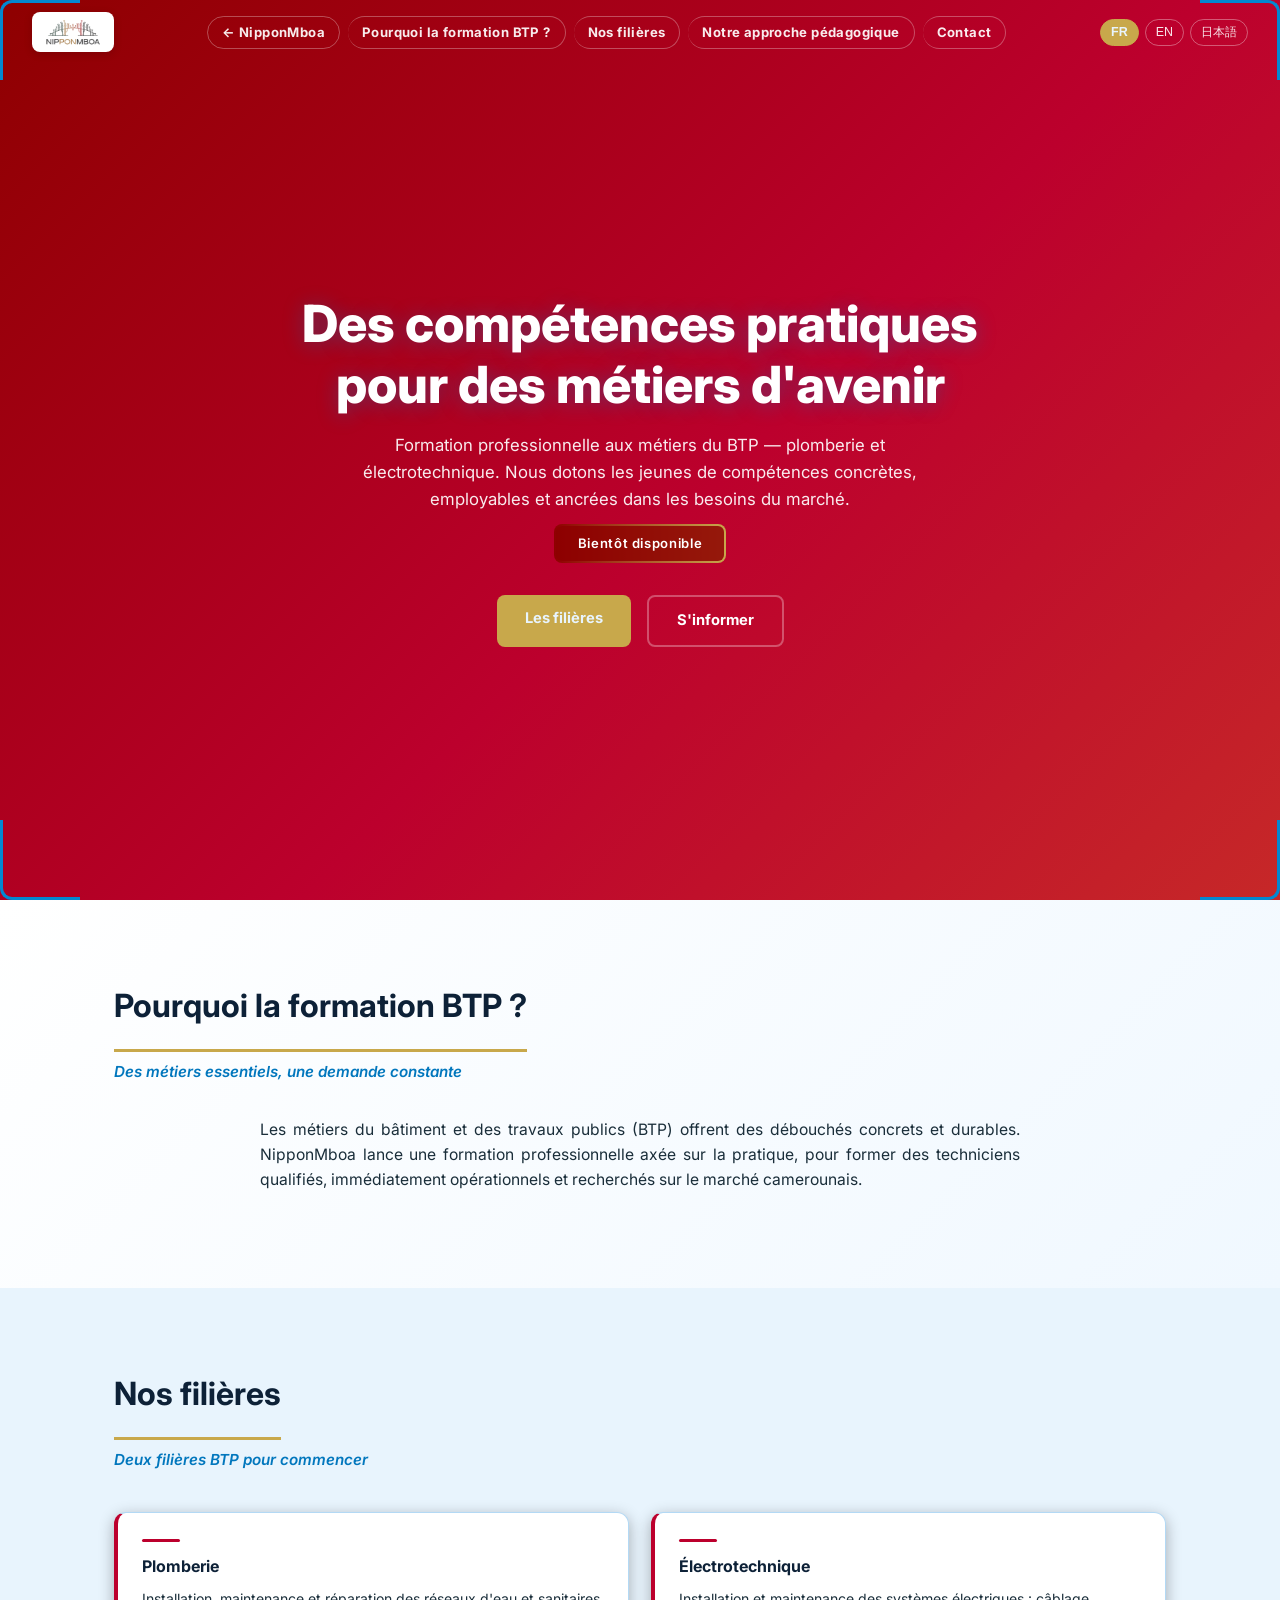
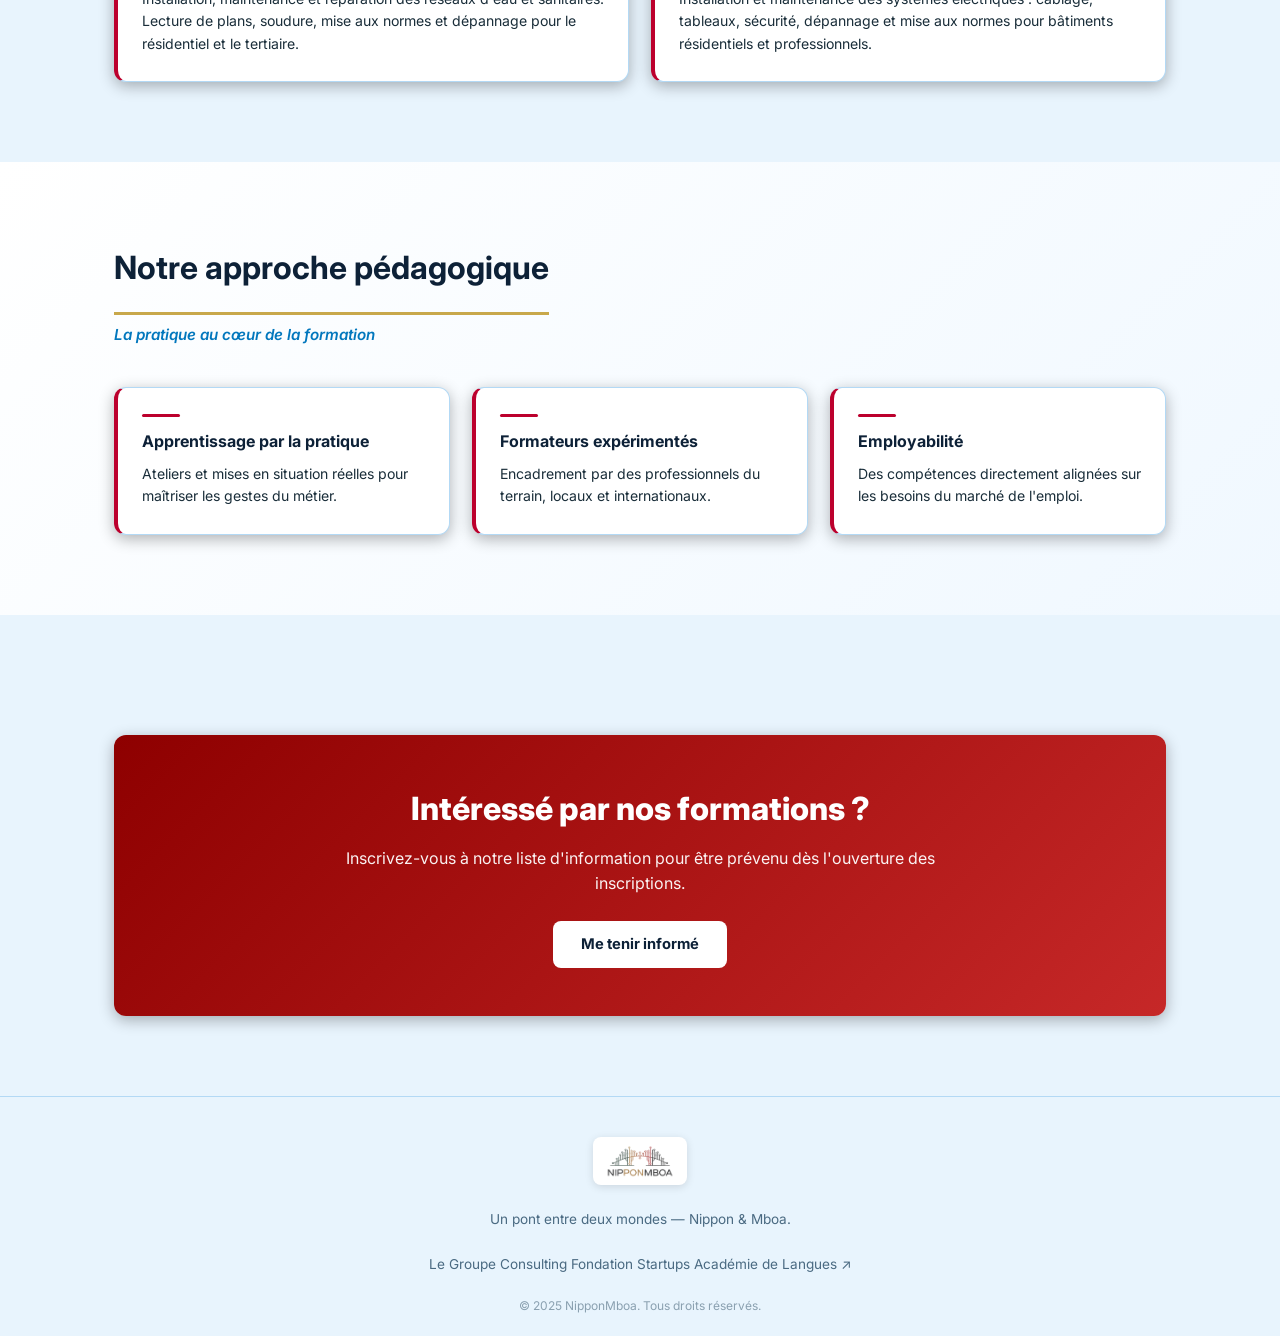
<file: training.html>
<!DOCTYPE html>
<html lang="fr">
<head>
  <meta charset="UTF-8" />
  <meta name="viewport" content="width=device-width, initial-scale=1.0" />
  <title>NipponMboa — Formation Professionnelle BTP</title>
  <meta name="description" content="Formation professionnelle NipponMboa aux métiers du BTP : plomberie et électrotechnique. Des compétences pratiques et employables." />
  <link rel="stylesheet" href="style.css" />
  <link href="https://fonts.googleapis.com/css2?family=Noto+Sans+JP:wght@300;400;700&family=Inter:wght@300;400;600;700;800&display=swap" rel="stylesheet" />

  <!-- Meta Pixel Code -->
  <script>
  !function(f,b,e,v,n,t,s)
  {if(f.fbq)return;n=f.fbq=function(){n.callMethod?
  n.callMethod.apply(n,arguments):n.queue.push(arguments)};
  if(!f._fbq)f._fbq=n;n.push=n;n.loaded=!0;n.version='2.0';
  n.queue=[];t=b.createElement(e);t.async=!0;
  t.src=v;s=b.getElementsByTagName(e)[0];
  s.parentNode.insertBefore(t,s)}(window, document,'script',
  'https://connect.facebook.net/en_US/fbevents.js');
  fbq('init', '3660402574116403');
  fbq('track', 'PageView');
  </script>
  <noscript><img height="1" width="1" style="display:none"
  src="https://www.facebook.com/tr?id=3660402574116403&ev=PageView&noscript=1"
  /></noscript>
  <!-- End Meta Pixel Code -->
</head>
<body>

  <!-- NAVBAR -->
  <nav class="navbar">
    <div class="nav-brand">
      <a href="#" onclick="groupNavigateToPage(''); return false;"><img src="NipponMboa-Logo.png" alt="NipponMboa" class="brand-logo" /></a>
    </div>
    <div class="nav-links">
      <a href="#" onclick="groupNavigateToPage(''); return false;" data-i18n="nav_group"></a>
      <a href="#intro" data-i18n="t_intro_title"></a>
      <a href="#fields" data-i18n="t_fields_title"></a>
      <a href="#approach" data-i18n="t_approach_title"></a>
      <a href="#inform" data-i18n="cta_contact"></a>
    </div>
    <div class="lang-switcher">
      <button class="lang-btn active" data-lang="fr">FR</button>
      <button class="lang-btn" data-lang="en">EN</button>
      <button class="lang-btn" data-lang="ja">日本語</button>
    </div>
    <button class="nav-toggle" aria-label="Menu">&#9776;</button>
  </nav>

  <!-- HERO -->
  <section class="hero hero-training">
    <div class="hero-corner-bl"></div>
    <div class="hero-corner-br"></div>
    <div class="hero-inner">
      <h1 data-i18n="t_hero_title"></h1>
      <p class="hero-sub" data-i18n="t_hero_sub"></p>
      <div class="hero-badge-wrap">
        <div class="hero-badge">
          <div class="hero-badge-inner" data-i18n="t_hero_badge"></div>
        </div>
      </div>
      <div class="hero-cta">
        <a href="#fields" class="btn btn-primary" data-i18n="t_hero_cta1"></a>
        <a href="#inform" class="btn btn-outline" data-i18n="t_hero_cta2"></a>
      </div>
    </div>
  </section>

  <!-- INTRO -->
  <section class="section section-alt" id="intro">
    <div class="container">
      <span class="section-title-underline">
        <h2 class="section-title" data-i18n="t_intro_title"></h2>
      </span>
      <p class="section-subtitle" data-i18n="t_intro_subtitle"></p>
      <div class="prose-block"><p data-i18n="t_intro_text"></p></div>
    </div>
  </section>

  <!-- FIELDS -->
  <section class="section" id="fields">
    <div class="container">
      <span class="section-title-underline">
        <h2 class="section-title" data-i18n="t_fields_title"></h2>
      </span>
      <p class="section-subtitle" data-i18n="t_fields_subtitle"></p>
      <div class="feature-grid accent-red">
        <div class="feature-card"><h4 data-i18n="t_f1_title"></h4><p data-i18n="t_f1_desc"></p></div>
        <div class="feature-card"><h4 data-i18n="t_f2_title"></h4><p data-i18n="t_f2_desc"></p></div>
      </div>
    </div>
  </section>

  <!-- APPROACH -->
  <section class="section section-alt" id="approach">
    <div class="container">
      <span class="section-title-underline">
        <h2 class="section-title" data-i18n="t_approach_title"></h2>
      </span>
      <p class="section-subtitle" data-i18n="t_approach_subtitle"></p>
      <div class="feature-grid accent-red">
        <div class="feature-card"><h4 data-i18n="t_a1_title"></h4><p data-i18n="t_a1_desc"></p></div>
        <div class="feature-card"><h4 data-i18n="t_a2_title"></h4><p data-i18n="t_a2_desc"></p></div>
        <div class="feature-card"><h4 data-i18n="t_a3_title"></h4><p data-i18n="t_a3_desc"></p></div>
      </div>
    </div>
  </section>

  <!-- CTA -->
  <section class="section" id="inform">
    <div class="container">
      <div class="cta-band cta-red">
        <h2 data-i18n="t_cta_title"></h2>
        <p data-i18n="t_cta_text"></p>
        <a href="#" onclick="groupOpenContactForm(); return false;" class="btn btn-primary" data-i18n="t_cta_btn"></a>
      </div>
    </div>
  </section>

  <!-- FOOTER -->
  <footer class="footer">
    <div class="container footer-inner">
      <div class="footer-brand">
        <a href="#" onclick="groupNavigateToPage(''); return false;"><img src="NipponMboa-Logo.png" alt="NipponMboa" class="footer-logo-img" /></a>
        <p data-i18n="footer_tagline"></p>
      </div>
      <div class="footer-links">
        <a href="#" onclick="groupNavigateToPage(''); return false;" data-i18n="footer_group"></a>
        <a href="#" onclick="groupNavigateToPage('consulting'); return false;" data-i18n="nav_consulting"></a>
        <a href="#" onclick="groupNavigateToPage('foundation'); return false;" data-i18n="nav_foundation"></a>
        <a href="#" onclick="groupNavigateToPage('startup'); return false;" data-i18n="nav_startup"></a>
        <a href="https://languageacademy.nipponmboa.com" target="_blank" rel="noopener noreferrer" data-i18n="nav_academy"></a>
      </div>
      <p class="footer-copy" data-i18n="footer_copy"></p>
    </div>
  </footer>

  <script src="group.js"></script>
</body>
</html>
</file>
<file: style.css>
/* ===== RESET & BASE ===== */
*, *::before, *::after { box-sizing: border-box; margin: 0; padding: 0; }

:root {
  --bg-deep:   #e8f4fd;
  --bg-card:   #ffffff;
  --bg-card2:  #f0f8ff;
  --border:    #b3d9f5;
  --gold:      #c8a84b;
  --orange:    #0288d1;
  --blue:      #0288d1;
  --blue-lt:   #4fc3f7;
  --green:     #0097a7;
  --red:       #bc002d;
  --text:      #1a2e3a;
  --text-dim:  #4a6a82;
  --white:     #ffffff;
  --font: 'Inter', 'Noto Sans JP', sans-serif;
  --radius: 12px;
  --shadow: 0 4px 15px rgba(0,0,0,0.3);
}

html { scroll-behavior: smooth; }
body { font-family: var(--font); background: var(--bg-deep); color: var(--text); line-height: 1.6; }
.container { max-width: 1100px; margin: 0 auto; padding: 0 24px; }

/* ===== NAVBAR ===== */
.navbar {
  position: fixed; top: 0; left: 0; right: 0; z-index: 100;
  display: flex; align-items: center; justify-content: space-between;
  padding: 0 32px; height: 64px;
  overflow: visible;
  background: transparent;
  backdrop-filter: blur(0);
  box-shadow: none;
}
.nav-brand { display: flex; align-items: center; gap: 4px; font-size: 1.15rem; font-weight: 700; position: relative; }
.nav-logo {
  height: 130px; width: auto; object-fit: contain;
  border-radius: 50%;
  background: #e8e8e8;
  padding: 8px 16px;
  box-shadow: 0 6px 20px rgba(0,0,0,0.15);
  position: relative; top: 44px;
}
.footer-logo { height: 120px; width: auto; object-fit: contain; border-radius: 50%; background: #e8e8e8; padding: 10px 20px; box-shadow: 0 6px 20px rgba(0,0,0,0.15); margin-bottom: 8px; }
.logo-jp  { color: var(--red); }
.logo-sep { color: var(--gold); margin: 0 2px; }
.logo-cm  { color: #4caf50; }
.logo-text { color: var(--white); margin-left: 6px; font-size: 0.95rem; font-weight: 400; }

.nav-links { display: flex; gap: 8px; }
.nav-links a {
  color: rgba(255,255,255,0.92); text-decoration: none;
  font-size: 0.82rem; font-weight: 700; letter-spacing: 0.03em;
  padding: 5px 14px; border-radius: 20px;
  border: 1px solid rgba(255,255,255,0.3);
  transition: all 0.2s;
}
.nav-links a:hover { background: var(--gold); border-color: var(--gold); color: #0d2137; }
.nav-links a + a { border-left: none; padding-left: 14px; }

.lang-switcher { display: flex; gap: 6px; }
.lang-btn {
  background: transparent; border: 1px solid rgba(255,255,255,0.35);
  color: rgba(255,255,255,0.9); padding: 4px 10px; border-radius: 20px;
  cursor: pointer; font-size: 0.78rem; transition: all 0.2s;
}
.lang-btn:hover, .lang-btn.active {
  background: var(--gold); border-color: var(--gold);
  color: var(--bg-deep); font-weight: 700;
}
.nav-toggle { display: none; background: none; border: none; color: var(--white); font-size: 1.4rem; cursor: pointer; }
/* flag visuals */
.flag-blend { display: flex; align-items: center; gap: 16px; margin-bottom: 20px; justify-content: center; }
.flag-cm {
  width: 54px; height: 80px; border-radius: 4px;
  background: linear-gradient(to right, #007a5e 33%, #ce1126 33%, #ce1126 66%, #fcd116 66%);
  box-shadow: 0 4px 16px rgba(0,0,0,0.4);
}
.flag-torii { font-size: 3rem; filter: drop-shadow(0 0 10px rgba(200,168,75,0.6)); }
.flag-jp {
  width: 54px; height: 80px; border-radius: 4px; background: white;
  box-shadow: 0 4px 16px rgba(0,0,0,0.4);
  display: flex; align-items: center; justify-content: center; position: relative;
}
.flag-jp::after { content: ''; width: 26px; height: 26px; background: #bc002d; border-radius: 50%; position: absolute; }

.hero {
  min-height: 100vh;
  display: flex; align-items: center; justify-content: center;
  padding: 100px 24px 60px;
  background: linear-gradient(135deg, #0277bd 0%, #0288d1 50%, #01579b 100%);
  position: relative; overflow: hidden;
}
/* Corner accents */
.hero::before, .hero::after,
.hero-corner-bl, .hero-corner-br {
  content: ''; position: absolute; width: 80px; height: 80px;
}
.hero::before  { top: 0; left: 0;  border-top: 3px solid var(--blue);   border-left: 3px solid var(--blue);   border-radius: 12px 0 0 0; }
.hero::after   { top: 0; right: 0; border-top: 3px solid var(--orange); border-right: 3px solid var(--orange); border-radius: 0 12px 0 0; }
.hero-corner-bl { bottom: 0; left: 0;  border-bottom: 3px solid var(--orange); border-left: 3px solid var(--orange); border-radius: 0 0 0 12px; }
.hero-corner-br { bottom: 0; right: 0; border-bottom: 3px solid var(--blue);   border-right: 3px solid var(--blue);  border-radius: 0 0 12px 0; }

.hero-inner { text-align: center; max-width: 720px; position: relative; z-index: 1; }
.hero-flag { font-size: 3rem; margin-bottom: 16px; }
.hero h1 { font-size: clamp(2rem, 4.5vw, 3.2rem); color: var(--white); font-weight: 800; line-height: 1.2; margin-bottom: 16px; text-shadow: 0 2px 20px rgba(20,110,180,0.4); }
.hero h1 span { color: var(--gold); }
.hero-sub { color: rgba(255,255,255,0.92); font-size: 1.05rem; max-width: 560px; margin: 0 auto 12px; }
.hero-badge-wrap { margin-bottom: 32px; }
.hero-badge {
  display: inline-block;
  background: linear-gradient(90deg, var(--blue), var(--orange));
  padding: 2px; border-radius: 8px;
}
.hero-badge-inner {
  background: rgba(1,87,155,0.85); padding: 7px 22px; border-radius: 6px;
  color: #ffffff; font-size: 0.82rem; font-weight: 600; letter-spacing: 0.05em;
}
.hero-badge-inner a { color: var(--orange); text-decoration: none; font-weight: 700; }
.hero-cta { display: flex; gap: 16px; justify-content: center; flex-wrap: wrap; }

.btn { display: inline-block; padding: 12px 28px; border-radius: 8px; font-weight: 700; font-size: 0.92rem; text-decoration: none; cursor: pointer; border: none; transition: all 0.2s; }
.btn-primary { background: var(--gold); color: var(--bg-deep); }
.btn-primary:hover { background: #e6c200; transform: translateY(-1px); }
.btn-outline { background: transparent; color: var(--white); border: 2px solid rgba(255,255,255,0.3); }
.btn-outline:hover { border-color: var(--white); background: rgba(255,255,255,0.06); }

/* ===== SECTIONS ===== */
.section { padding: 80px 0; }
.section-alt { background: linear-gradient(135deg, var(--bg-card) 0%, var(--bg-card2) 100%); }

.section-title {
  font-size: clamp(1.5rem, 3vw, 2rem); font-weight: 700; color: #0d2137;
  margin-bottom: 8px;
}
.section-title-underline {
  display: inline-block;
  border-bottom: 3px solid var(--gold);
  padding-bottom: 10px;
  margin-bottom: 8px;
}
.section-subtitle { color: #0277bd; font-size: 0.95rem; font-style: italic; margin-bottom: 32px; font-weight: 600; }
.section-sub { color: #2d4a5e; max-width: 560px; margin: 0 auto 40px; text-align: center; font-size: 0.95rem; }

/* ===== ABOUT ===== */
.about-grid { display: grid; grid-template-columns: repeat(auto-fit, minmax(280px, 1fr)); gap: 24px; margin-top: 40px; }
.about-card {
  background: var(--bg-card);
  border: 1px solid var(--border); border-radius: var(--radius);
  padding: 28px; box-shadow: var(--shadow);
  transition: transform 0.2s;
}
.about-card:hover { transform: translateY(-3px); }
.about-card.featured { border-color: var(--gold); box-shadow: 0 6px 24px rgba(255,215,0,0.15); }
.about-icon { font-size: 1.8rem; margin-bottom: 14px; }
.about-card h3 { font-size: 1rem; font-weight: 700; color: #0d2137; margin-bottom: 10px; }
.about-card p { color: var(--text); font-size: 0.9rem; }
.values-list { list-style: none; font-size: 0.9rem; }
.values-list li { padding: 6px 0; border-bottom: 1px solid rgba(0,0,0,0.08); color: #2d4a5e; }
.values-list li::before { content: '✦ '; color: var(--gold); }

/* ===== POLES ===== */
.poles-grid { display: grid; grid-template-columns: repeat(auto-fit, minmax(300px, 1fr)); gap: 24px; margin-top: 40px; }
.pole-card {
  background: var(--bg-card);
  border: 1px solid var(--border); border-radius: var(--radius);
  padding: 32px 28px; box-shadow: var(--shadow);
  position: relative; transition: transform 0.2s;
  border-top: 4px solid var(--blue);
}
.pole-card:nth-child(2) { border-top-color: var(--orange); }
.pole-card:nth-child(3) { border-top-color: var(--green); }
.pole-card:nth-child(4) { border-top-color: var(--red); }
.pole-card:hover { transform: translateY(-4px); }
.pole-num { font-size: 3.5rem; font-weight: 800; color: rgba(255,255,255,0.04); position: absolute; top: 12px; right: 18px; line-height: 1; }
.pole-icon { font-size: 2rem; margin-bottom: 14px; }
.pole-card h3 { font-size: 1rem; font-weight: 700; color: #0d2137; margin-bottom: 10px; }
.pole-card p { color: var(--text); font-size: 0.88rem; margin-bottom: 18px; }
.pole-link { color: var(--orange); font-weight: 600; font-size: 0.88rem; text-decoration: none; }
.pole-link:hover { color: var(--gold); }

/* ===== SERVICES ===== */
.services-tabs { display: flex; gap: 10px; justify-content: center; margin: 36px 0 28px; flex-wrap: wrap; }
.tab-btn {
  padding: 9px 22px; border-radius: 24px;
  border: 1px solid var(--border); background: transparent;
  color: var(--text-dim); font-weight: 600; font-size: 0.85rem; cursor: pointer;
  transition: all 0.2s;
}
.tab-btn.active, .tab-btn:hover { background: var(--blue); color: var(--white); border-color: var(--blue); }
.tab-content { display: none; }
.tab-content.active { display: block; }

.services-grid { display: grid; grid-template-columns: repeat(auto-fit, minmax(240px, 1fr)); gap: 20px; }
.service-card {
  background: var(--bg-card);
  border: 1px solid var(--border); border-left: 4px solid var(--orange);
  border-radius: var(--radius); padding: 24px;
  box-shadow: var(--shadow); transition: transform 0.2s;
}
.service-card:hover { transform: translateY(-3px); }
.service-card h4 { font-size: 0.95rem; font-weight: 700; color: #0d2137; margin-bottom: 8px; }
.service-card p { color: var(--text); font-size: 0.85rem; }

/* ===== TARGETS ===== */
.targets-grid { display: grid; grid-template-columns: repeat(auto-fit, minmax(180px, 1fr)); gap: 20px; margin-top: 40px; }
.target-card {
  background: var(--bg-card);
  border: 1px solid var(--border); border-radius: var(--radius);
  padding: 24px 18px; text-align: center; box-shadow: var(--shadow);
  transition: transform 0.2s;
}
.target-card:hover { transform: translateY(-3px); }
.target-icon { font-size: 1.8rem; margin-bottom: 10px; }
.target-card h4 { font-size: 0.9rem; font-weight: 700; color: #0d2137; margin-bottom: 6px; }
.target-card p { color: #4a6a82; font-size: 0.82rem; }

/* ===== STATS ===== */
.stats-grid { display: grid; grid-template-columns: repeat(auto-fit, minmax(160px, 1fr)); gap: 16px; margin-top: 40px; }
.stat-box {
  background: rgba(0,0,0,0.3); border-radius: 8px; padding: 20px;
  text-align: center;
}
.stat-num { font-size: 2.2rem; font-weight: 800; color: var(--orange); }
.stat-label { font-size: 0.8rem; color: var(--text-dim); margin-top: 4px; }

/* ===== CONTACT ===== */
.contact-grid { display: grid; grid-template-columns: 1fr 1.5fr; gap: 32px; margin-top: 32px; }
.contact-info { display: flex; flex-direction: column; gap: 12px; }
.contact-item { display: flex; gap: 10px; align-items: flex-start; }
.contact-icon { font-size: 1.2rem; }
.contact-item strong { display: block; font-weight: 700; color: #0d2137; margin-bottom: 2px; font-size: 0.85rem; }
.contact-item p { color: #4a6a82; font-size: 0.82rem; line-height: 1.4; }

.contact-form { display: flex; flex-direction: column; gap: 12px; }
.contact-form input,
.contact-form select,
.contact-form textarea {
  padding: 10px 12px; border: 1px solid var(--border);
  border-radius: 8px; font-size: 0.88rem; font-family: var(--font);
  color: var(--text); background: var(--white);
  transition: border-color 0.2s; width: 100%;
}
.contact-form input:focus,
.contact-form select:focus,
.contact-form textarea:focus { outline: none; border-color: var(--gold); }
.contact-form select option { background: var(--bg-card); }
.contact-form textarea { resize: vertical; }

/* Contact form button container */
.contact-form-container {
  display: flex;
  flex-direction: column;
  align-items: center;
  justify-content: center;
  gap: 20px;
  padding: 40px 20px;
  background: linear-gradient(135deg, rgba(2,119,189,0.05) 0%, rgba(2,136,209,0.08) 100%);
  border-radius: var(--radius);
  border: 2px dashed var(--border);
}

.contact-form-description {
  color: var(--text-dim);
  font-size: 0.95rem;
  text-align: center;
  max-width: 400px;
  line-height: 1.6;
}

.btn-contact-form {
  padding: 14px 32px;
  font-size: 1rem;
  box-shadow: 0 4px 12px rgba(2,119,189,0.3);
}

.btn-contact-form:hover {
  box-shadow: 0 6px 16px rgba(2,119,189,0.4);
}

/* ===== NEWS & EVENTS CAROUSEL ===== */
.news-events-section {
  background: linear-gradient(135deg, #f8f9fa 0%, #ffffff 100%);
  position: relative;
  overflow: hidden;
}

.carousel-container {
  position: relative;
  max-width: 800px;
  margin: 0 auto;
  padding: 40px 60px;
}

.carousel-wrapper {
  position: relative;
  overflow: hidden;
  border-radius: 12px;
  background: #fff;
  box-shadow: 0 10px 40px rgba(200, 16, 46, 0.1);
}

.carousel-slide {
  display: none;
  padding: 50px 40px;
  text-align: center;
  animation: fadeIn 0.5s ease-in-out;
}

.carousel-slide.active {
  display: block;
}

@keyframes fadeIn {
  from {
    opacity: 0;
    transform: translateY(20px);
  }
  to {
    opacity: 1;
    transform: translateY(0);
  }
}

.slide-content {
  max-width: 600px;
  margin: 0 auto;
}

.slide-icon {
  font-size: 4rem;
  margin-bottom: 20px;
  animation: bounce 2s ease-in-out infinite;
}

@keyframes bounce {
  0%, 100% {
    transform: translateY(0);
  }
  50% {
    transform: translateY(-10px);
  }
}

.carousel-slide h3 {
  font-size: 1.8rem;
  color: #c8102e;
  margin-bottom: 16px;
  font-weight: 700;
}

.carousel-slide p {
  font-size: 1.05rem;
  color: #4a6a82;
  line-height: 1.6;
  margin-bottom: 20px;
  text-align: justify;
}

.slide-bullet-list {
  list-style: disc;
  padding-left: 25px;
  margin: 15px 0;
  text-align: left;
}

.slide-bullet-list li {
  font-size: 1rem;
  color: #4a6a82;
  line-height: 1.8;
  margin-bottom: 10px;
  padding-left: 5px;
}

.slide-date {
  display: inline-block;
  background: linear-gradient(135deg, #0277bd, #0288d1);
  color: #fff;
  padding: 6px 16px;
  border-radius: 20px;
  font-size: 0.85rem;
  font-weight: 600;
}

.slide-flyer {
  margin: 20px 0;
  display: flex;
  justify-content: center;
  align-items: center;
}

.flyer-image {
  max-width: 100%;
  height: auto;
  max-height: 400px;
  border-radius: 8px;
  box-shadow: 0 4px 12px rgba(0, 0, 0, 0.15);
  transition: transform 0.3s ease;
}

.flyer-image:hover {
  transform: scale(1.02);
  box-shadow: 0 6px 16px rgba(0, 0, 0, 0.2);
}

.carousel-btn {
  position: absolute;
  top: 50%;
  transform: translateY(-50%);
  background: rgba(200, 16, 46, 0.9);
  color: #fff;
  border: none;
  width: 45px;
  height: 45px;
  border-radius: 50%;
  font-size: 2rem;
  cursor: pointer;
  transition: all 0.3s;
  z-index: 10;
  display: flex;
  align-items: center;
  justify-content: center;
  line-height: 1;
}

.carousel-btn:hover {
  background: #a00d24;
  transform: translateY(-50%) scale(1.1);
}

.prev-btn {
  left: 10px;
}

.next-btn {
  right: 10px;
}

.carousel-dots {
  display: flex;
  justify-content: center;
  gap: 12px;
  margin-top: 30px;
}

.dot {
  width: 12px;
  height: 12px;
  border-radius: 50%;
  background: #d0d0d0;
  cursor: pointer;
  transition: all 0.3s;
}

.dot.active {
  background: #c8102e;
  transform: scale(1.3);
}

.dot:hover {
  background: #0288d1;
}

/* ===== FOOTER ===== */
.footer { background: var(--bg-deep); border-top: 1px solid var(--border); padding: 40px 0 20px; }
.footer-inner { display: flex; flex-direction: column; align-items: center; gap: 20px; text-align: center; }
.footer-brand { display: flex; flex-direction: column; align-items: center; gap: 6px; }
.footer-brand p { font-size: 0.85rem; color: #4a6a82; }
.footer-links a { color: #4a6a82; text-decoration: none; font-size: 0.85rem; }
.footer-links a:hover { color: var(--blue); }
.footer-copy { font-size: 0.75rem; color: #8aa0b0; }

/* ===== GROUP HUB & ENTITY PAGES ===== */
/* Brand logo image in nav/footer (replaces text wordmark).
   Sits on a light rounded backing so the dark wordmark stays legible over
   any hero colour (blue hub, green foundation, orange startup, red training). */
.brand-logo {
  height: 40px; width: auto; object-fit: contain; display: block;
  background: #ffffff; padding: 5px 12px; border-radius: 8px;
  box-shadow: 0 2px 8px rgba(0,0,0,0.15);
}
.footer-logo-img {
  height: 48px; width: auto; object-fit: contain; margin-bottom: 10px;
  background: #ffffff; padding: 6px 12px; border-radius: 8px;
  box-shadow: 0 2px 8px rgba(0,0,0,0.12);
}

/* Text-based brand wordmark (fallback, kept for safety) */
.nav-wordmark { font-size: 1.3rem; font-weight: 800; color: var(--white); letter-spacing: 0.02em; text-decoration: none; }
.nav-wordmark .wm-nip { color: var(--red); }
.nav-wordmark .wm-mboa { color: #4caf50; }

/* Hero paragraph (brand story under hero) */
.hero-badge-inner.badge-legal { font-size: 0.72rem; letter-spacing: 0.02em; }

/* Brand story block */
.story-text { max-width: 760px; margin: 0 auto; }
.story-text p { color: var(--text); font-size: 1rem; margin-bottom: 18px; text-align: justify; }

/* Entity cards (group hub) */
.entities-grid { display: grid; grid-template-columns: repeat(auto-fit, minmax(300px, 1fr)); gap: 24px; margin-top: 40px; }
.entity-card {
  background: var(--bg-card);
  border: 1px solid var(--border); border-radius: var(--radius);
  padding: 32px 28px; box-shadow: var(--shadow);
  position: relative; transition: transform 0.2s, box-shadow 0.2s;
  border-top: 4px solid var(--blue);
  display: flex; flex-direction: column;
}
.entity-card:nth-child(1) { border-top-color: var(--red); }
.entity-card:nth-child(2) { border-top-color: #4caf50; }
.entity-card:nth-child(3) { border-top-color: var(--orange); }
.entity-card:nth-child(4) { border-top-color: var(--gold); }
.entity-card:nth-child(5) { border-top-color: var(--green); }
.entity-card:hover { transform: translateY(-5px); box-shadow: 0 10px 30px rgba(0,0,0,0.18); }
.entity-icon { font-size: 2.4rem; margin-bottom: 14px; }
.entity-card h3 { font-size: 1.15rem; font-weight: 800; color: #0d2137; margin-bottom: 10px; }
.entity-card p { color: var(--text); font-size: 0.9rem; margin-bottom: 20px; flex-grow: 1; }
.entity-link {
  color: #fff; font-weight: 700; font-size: 0.85rem; text-decoration: none;
  background: linear-gradient(135deg, var(--blue) 0%, var(--orange) 100%);
  padding: 10px 18px; border-radius: 6px; display: inline-block; text-align: center;
  transition: transform 0.2s, box-shadow 0.2s; align-self: flex-start;
}
.entity-link:hover { transform: translateY(-1px); box-shadow: 0 6px 16px rgba(2,119,189,0.3); }

/* Foundation accent (green/teal identity) */
.hero-foundation { background: linear-gradient(135deg, #00695c 0%, #0097a7 55%, #00838f 100%); }
.hero-foundation .hero-badge { background: linear-gradient(90deg, #00695c, #4caf50); }
.hero-foundation .hero-badge-inner { background: rgba(0,77,64,0.88); }
.foundation-logo { height: 120px; width: auto; object-fit: contain; margin-bottom: 20px; filter: drop-shadow(0 6px 16px rgba(0,0,0,0.3)); }

/* Startup accent (orange/amber) */
.hero-startup { background: linear-gradient(135deg, #e65100 0%, #f57c00 55%, #ff9800 100%); }
.hero-startup .hero-badge { background: linear-gradient(90deg, #e65100, var(--gold)); }
.hero-startup .hero-badge-inner { background: rgba(191,54,12,0.85); }

/* Training accent (red/crimson) */
.hero-training { background: linear-gradient(135deg, #8e0000 0%, #bc002d 55%, #c62828 100%); }
.hero-training .hero-badge { background: linear-gradient(90deg, #8e0000, var(--gold)); }
.hero-training .hero-badge-inner { background: rgba(142,0,0,0.85); }

/* Generic feature grid (mission / principles / domains / approach) */
.feature-grid { display: grid; grid-template-columns: repeat(auto-fit, minmax(260px, 1fr)); gap: 22px; margin-top: 40px; }
.feature-card {
  background: var(--bg-card);
  border: 1px solid var(--border); border-radius: var(--radius);
  padding: 26px 24px; box-shadow: var(--shadow); transition: transform 0.2s;
  border-left: 4px solid var(--blue);
}
.feature-card:hover { transform: translateY(-3px); }
.feature-icon { font-size: 1.8rem; margin-bottom: 12px; }
.feature-card h4 { font-size: 1rem; font-weight: 700; color: #0d2137; margin-bottom: 8px; }
.feature-card p { color: var(--text); font-size: 0.88rem; }
.feature-grid.accent-green .feature-card { border-left-color: #0097a7; }
.feature-grid.accent-gold .feature-card { border-left-color: var(--gold); }
.feature-grid.accent-red .feature-card { border-left-color: var(--red); }

/* Prose block (how-we-work / partnerships / governance) */
.prose-block { max-width: 760px; margin: 0 auto; }
.prose-block p { color: var(--text); font-size: 0.98rem; margin-bottom: 16px; text-align: justify; }

/* Venture card (startup) */
.venture-card {
  background: var(--bg-card); border: 1px solid var(--border); border-radius: var(--radius);
  box-shadow: var(--shadow); padding: 32px 28px; margin-top: 32px;
  border-top: 5px solid var(--orange);
}
.venture-tag {
  display: inline-block; background: linear-gradient(135deg, #e65100, #ff9800);
  color: #fff; font-size: 0.72rem; font-weight: 700; letter-spacing: 0.05em;
  padding: 5px 14px; border-radius: 16px; margin-bottom: 14px; text-transform: uppercase;
}
.venture-tag.soon { background: linear-gradient(135deg, #607d8b, #90a4ae); }
.venture-card h3 { font-size: 1.4rem; font-weight: 800; color: #0d2137; margin-bottom: 12px; }
.venture-card > p { color: var(--text); font-size: 0.95rem; margin-bottom: 18px; }
.venture-features { list-style: none; margin: 0 0 16px; }
.venture-features li { padding: 7px 0; border-bottom: 1px solid rgba(0,0,0,0.06); color: #2d4a5e; font-size: 0.9rem; }
.venture-features li::before { content: '✓ '; color: #2e7d32; font-weight: 800; }
.venture-status { display: inline-block; background: #e8f5e9; color: #2e7d32; font-size: 0.8rem; font-weight: 700; padding: 6px 14px; border-radius: 16px; }

/* CTA band */
.cta-band {
  background: linear-gradient(135deg, var(--blue) 0%, var(--orange) 100%);
  border-radius: var(--radius); padding: 48px 32px; text-align: center;
  color: #fff; margin-top: 40px; box-shadow: var(--shadow);
}
.cta-band.cta-green { background: linear-gradient(135deg, #00695c 0%, #0097a7 100%); }
.cta-band.cta-orange { background: linear-gradient(135deg, #e65100 0%, #ff9800 100%); }
.cta-band.cta-red { background: linear-gradient(135deg, #8e0000 0%, #c62828 100%); }
.cta-band h2 { font-size: clamp(1.4rem, 3vw, 2rem); font-weight: 800; margin-bottom: 12px; color: #fff; }
.cta-band p { font-size: 1rem; max-width: 600px; margin: 0 auto 24px; color: rgba(255,255,255,0.95); }
.cta-band .btn-primary { background: #fff; color: #0d2137; }
.cta-band .btn-primary:hover { background: #f0f0f0; }

/* Entity / feature cards look complete without emoji icons:
   a slim top accent + strong title hierarchy carry the design. */
.entity-card h3 { padding-top: 4px; }
.entity-card h3::before,
.feature-card h4::before {
  content: ""; display: block; width: 38px; height: 3px; border-radius: 2px;
  background: var(--gold); margin-bottom: 12px;
}
.feature-grid.accent-green .feature-card h4::before { background: #0097a7; }
.feature-grid.accent-gold .feature-card h4::before { background: var(--gold); }
.feature-grid.accent-red .feature-card h4::before { background: var(--red); }

/* Contact section (group hub) */
.contact-block { display: grid; grid-template-columns: repeat(auto-fit, minmax(220px, 1fr)); gap: 20px; margin-top: 40px; }
.contact-tile {
  background: var(--bg-card); border: 1px solid var(--border); border-radius: var(--radius);
  padding: 22px; box-shadow: var(--shadow);
}
.contact-tile .c-label { font-size: 0.72rem; font-weight: 700; letter-spacing: 0.08em; text-transform: uppercase; color: var(--text-dim); margin-bottom: 6px; }
.contact-tile .c-value { font-size: 0.92rem; color: var(--text); line-height: 1.5; word-break: break-word; }
.contact-tile a { color: var(--blue); text-decoration: none; }
.contact-tile a:hover { color: var(--gold); }

/* Blog placeholder (foundation) */
.blog-placeholder {
  max-width: 680px; margin: 40px auto 0; text-align: center;
  background: var(--bg-card); border: 2px dashed var(--border);
  border-radius: var(--radius); padding: 48px 32px; box-shadow: var(--shadow);
}
.blog-placeholder h3 { font-size: 1.25rem; font-weight: 800; color: #0d2137; margin-bottom: 14px; }
.blog-placeholder h3::before { content: ""; display: block; width: 44px; height: 3px; border-radius: 2px; background: #0097a7; margin: 0 auto 16px; }
.blog-placeholder p { color: var(--text); font-size: 0.95rem; line-height: 1.7; margin-bottom: 24px; }

/* Board (foundation governance) */
.board-heading {
  text-align: center; font-size: 1.3rem; font-weight: 800; color: #0d2137;
  margin: 48px 0 4px;
}
.board-heading::before { content: ""; display: block; width: 44px; height: 3px; border-radius: 2px; background: #0097a7; margin: 0 auto 14px; }
.board-sub { text-align: center; color: #0277bd; font-size: 0.9rem; font-style: italic; font-weight: 600; margin-bottom: 36px; }
.board-grid { display: grid; grid-template-columns: repeat(auto-fit, minmax(200px, 1fr)); gap: 28px; max-width: 920px; margin: 0 auto; }
.board-card {
  background: var(--bg-card); border: 1px solid var(--border); border-radius: var(--radius);
  padding: 28px 20px; text-align: center; box-shadow: var(--shadow); transition: transform 0.2s;
}
.board-card:hover { transform: translateY(-4px); }
.board-photo {
  width: 130px; height: 130px; object-fit: cover; border-radius: 50%;
  margin: 0 auto 16px; display: block;
  border: 4px solid #e8f4fd; box-shadow: 0 4px 14px rgba(0,0,0,0.15);
  background: #d9e8f3; /* graceful placeholder tint if image missing */
}
.board-name { font-size: 1rem; font-weight: 700; color: #0d2137; margin-bottom: 4px; }
.board-role { font-size: 0.85rem; color: #0097a7; font-weight: 600; }
/* Focus the circular crop near the top for tall/full-body portraits */
.board-photo-top { object-position: center 18%; }
/* Slightly lower focus for close-up head-and-shoulders portraits */
.board-photo-face { object-position: center 30%; }

/* ===== RESPONSIVE ===== */
@media (max-width: 768px) {
  .nav-links { display: none; }
  .nav-links.open {
    display: flex; flex-direction: column;
    position: absolute; top: 64px; left: 0; right: 0;
    background: rgba(2,119,189,0.97); padding: 20px 32px;
    gap: 16px; z-index: 99; border-bottom: 1px solid var(--border);
  }
  .nav-toggle { display: block; }
  .contact-grid { grid-template-columns: 1fr; }
  .hero::before, .hero::after, .hero-corner-bl, .hero-corner-br { width: 40px; height: 40px; }
}
</file>
